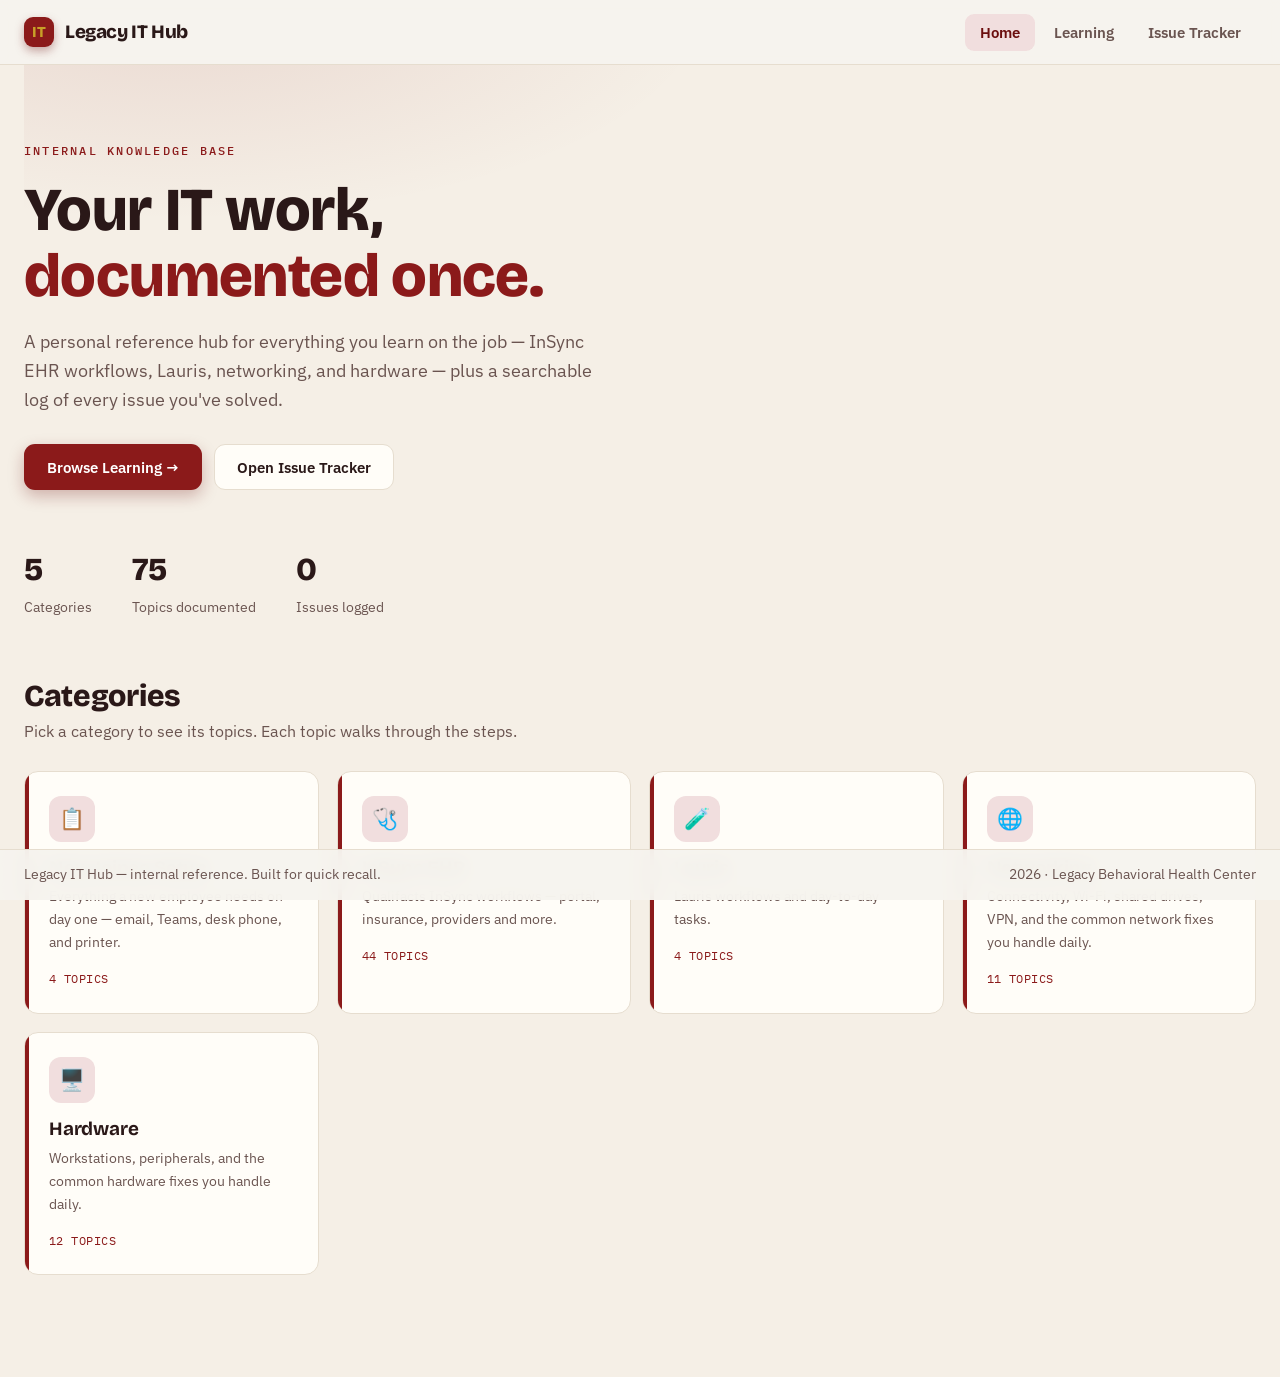
<file: index.html>
<!DOCTYPE html>
<html lang="en">
<head>
<meta charset="UTF-8">
<meta name="viewport" content="width=device-width, initial-scale=1.0">
<title>Legacy IT Hub</title>
<link rel="preconnect" href="https://fonts.googleapis.com">
<link rel="preconnect" href="https://fonts.gstatic.com" crossorigin>
<link href="https://fonts.googleapis.com/css2?family=Bricolage+Grotesque:opsz,wght@12..96,500;12..96,700;12..96,800&family=IBM+Plex+Sans:wght@400;500;600&family=IBM+Plex+Mono:wght@400;500&display=swap" rel="stylesheet">
<link rel="stylesheet" href="styles.css">
</head>
<body>

<header class="nav">
  <div class="nav-inner">
    <div class="brand" onclick="go('home')">
      <span class="mark">IT</span> Legacy IT Hub
    </div>
    <nav class="nav-links">
      <button data-nav="home" class="active" onclick="go('home')">Home</button>
      <button data-nav="learn" onclick="go('learn')">Learning</button>
      <button data-nav="tracker" onclick="go('tracker')">Issue Tracker</button>
    </nav>
  </div>
</header>

<!-- ================= HOME ================= -->
<section id="home" class="page show">
  <main>
    <div class="hero">
      <span class="eyebrow">Internal Knowledge Base</span>
      <h1>Your IT work, <em>documented once.</em></h1>
      <p>A personal reference hub for everything you learn on the job — InSync EHR workflows, Lauris, networking, and hardware — plus a searchable log of every issue you've solved.</p>
      <div class="hero-actions">
        <button class="btn btn-primary" onclick="go('learn')">Browse Learning &rarr;</button>
        <button class="btn btn-ghost" onclick="go('tracker')">Open Issue Tracker</button>
      </div>
      <div class="stat-row">
        <div class="stat"><div class="n" id="stat-cats">4</div><div class="l">Categories</div></div>
        <div class="stat"><div class="n" id="stat-topics">0</div><div class="l">Topics documented</div></div>
        <div class="stat"><div class="n" id="stat-issues">0</div><div class="l">Issues logged</div></div>
      </div>
    </div>

    <div class="sec-head">
      <h2>Categories</h2>
      <p>Pick a category to see its topics. Each topic walks through the steps.</p>
    </div>
    <div class="grid" id="home-cats"></div>
    <div style="height:50px"></div>
  </main>
</section>

<!-- ================= LEARNING ================= -->
<section id="learn" class="page">
  <main>
    <!-- Category grid view -->
    <div id="learn-cats-view">
      <div class="sec-head"><h2>Learning</h2><p>Choose a category to begin.</p></div>
      <div class="searchbar">
        <input id="topic-search" placeholder="Search every topic across all categories…" oninput="searchTopics(this.value)">
      </div>
      <div id="search-results" style="display:none"></div>
      <div class="grid" id="learn-cats"></div>
    </div>

    <!-- Topic view with sidebar -->
    <div id="learn-topic-view" style="display:none">
      <button class="topic-back" onclick="showCats()">&larr; All categories</button>
      <div class="learn-shell" id="learn-shell">
        <aside class="side">
          <div class="side-inner">
            <div class="side-top">
              <span class="side-cat" id="side-cat-name">Category</span>
              <button class="side-toggle" id="side-toggle" onclick="toggleSidebar()" title="Collapse / expand">&#9776;</button>
            </div>
            <ul id="side-list"></ul>
          </div>
        </aside>
        <article class="content" id="topic-content"></article>
      </div>
    </div>
  </main>
</section>

<!-- ================= TRACKER ================= -->
<section id="tracker" class="page">
  <main>
    <div class="sec-head"><h2>Issue Tracker</h2><p>Log a problem and its fix once — find it again in seconds.</p></div>
    <div class="tracker-grid">
      <div class="issue-form">
        <h3>Log a new issue</h3>
        <p class="sub">Saved in this browser so it stays here next time.</p>
        <div class="field"><label>Issue title</label><input id="f-title" placeholder="e.g. Facility defaults wrong on booking"></div>
        <div class="field"><label>Description</label><textarea id="f-desc" placeholder="What happened? What's the symptom?"></textarea></div>
        <div class="field"><label>Steps to fix / solution</label><textarea id="f-fix" placeholder="1. …&#10;2. …"></textarea></div>
        <div class="field"><label>Tag / category</label>
          <select id="f-tag">
            <option>InSync EHR</option><option>Lauris</option><option>Networking</option>
            <option>Hardware</option><option>Software</option><option>OS</option><option>Other</option>
          </select>
        </div>
        <button class="btn btn-primary" style="width:100%;justify-content:center" onclick="addIssue()">Save issue</button>
      </div>

      <div>
        <div class="searchbar">
          <input id="issue-search" placeholder="Search issues…" oninput="renderIssues()">
          <select id="issue-filter" onchange="renderIssues()">
            <option value="">All tags</option>
            <option>InSync EHR</option><option>Lauris</option><option>Networking</option>
            <option>Hardware</option><option>Software</option><option>OS</option><option>Other</option>
          </select>
        </div>
        <div class="issue-list" id="issue-list"></div>
      </div>
    </div>
  </main>
</section>

<footer>
  <div class="foot-inner">
    <span>Legacy IT Hub — internal reference. Built for quick recall.</span>
    <span id="foot-date"></span>
  </div>
</footer>


<!-- Content lives in data.js — edit that file to add topics. -->
<script src="data.js"></script>
<!-- App logic lives in app.js — rarely needs changes. -->
<script src="app.js"></script>
</body>
</html>
</file>
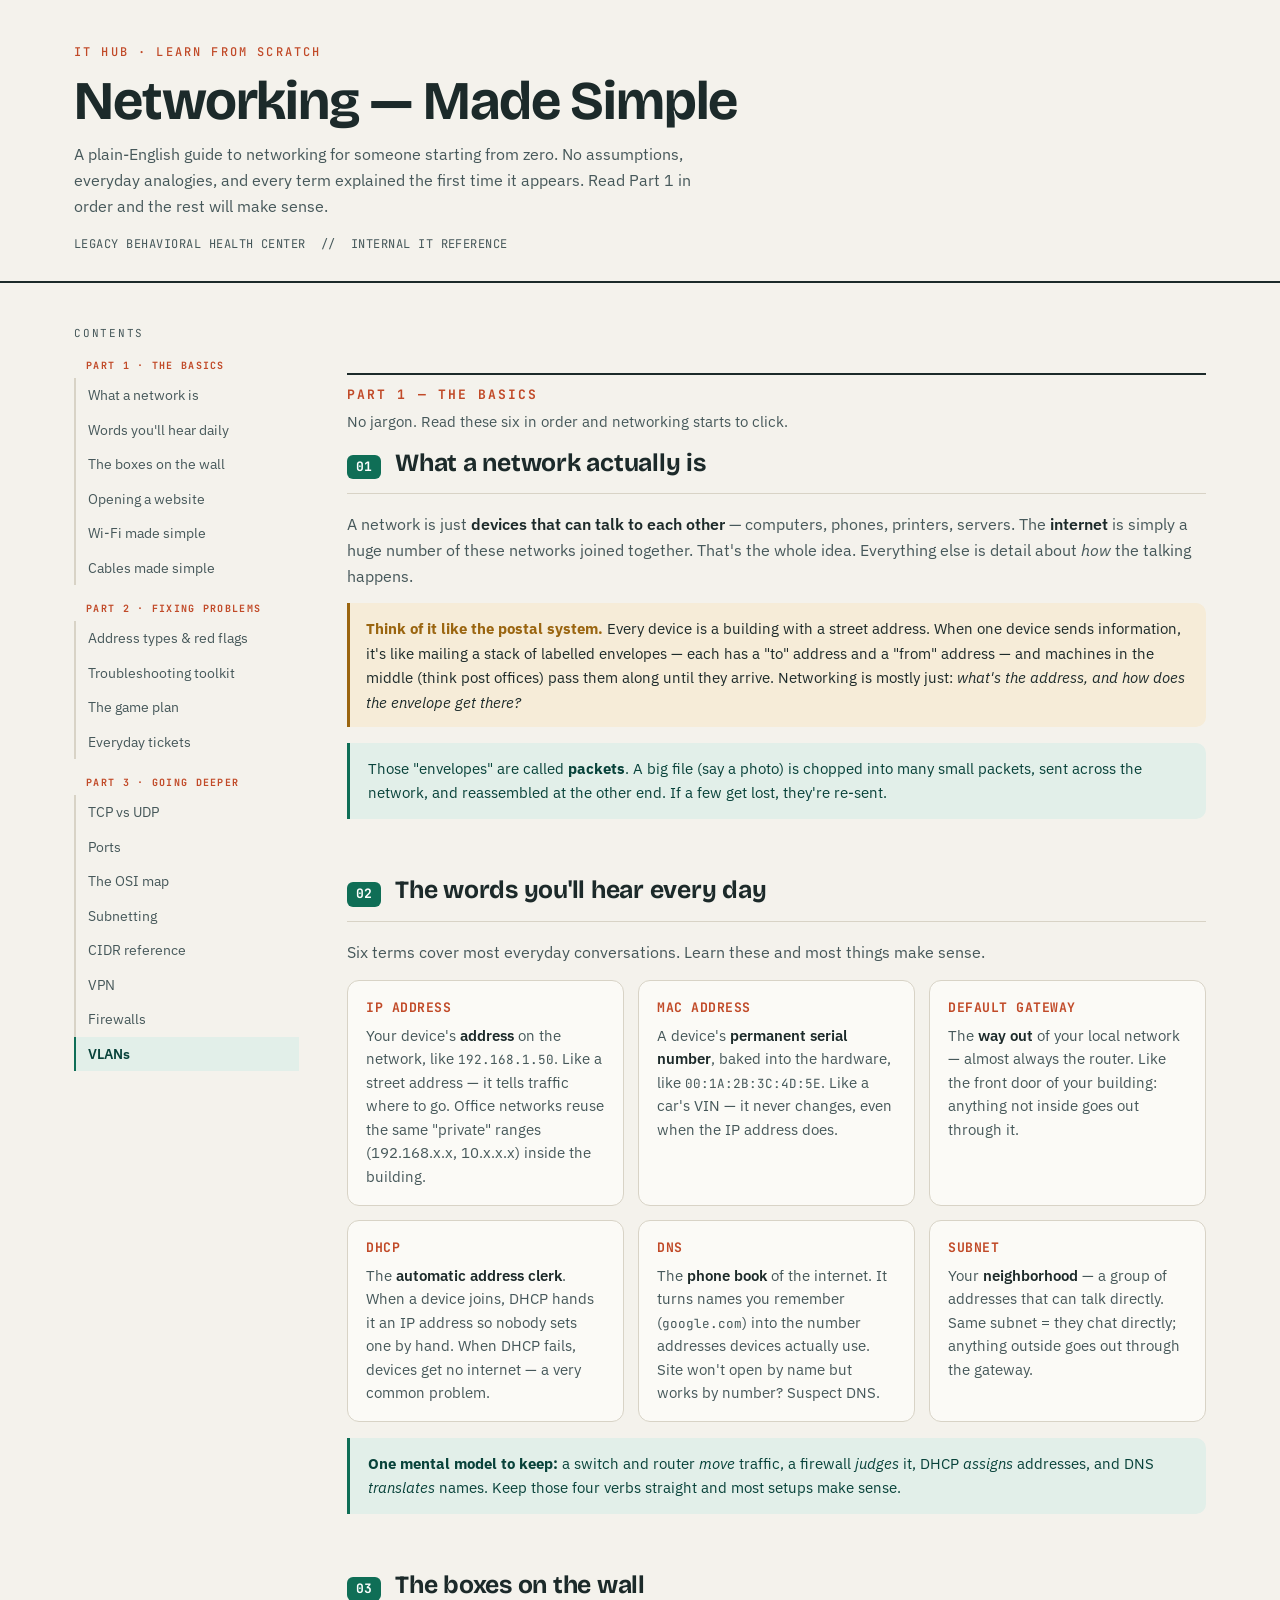
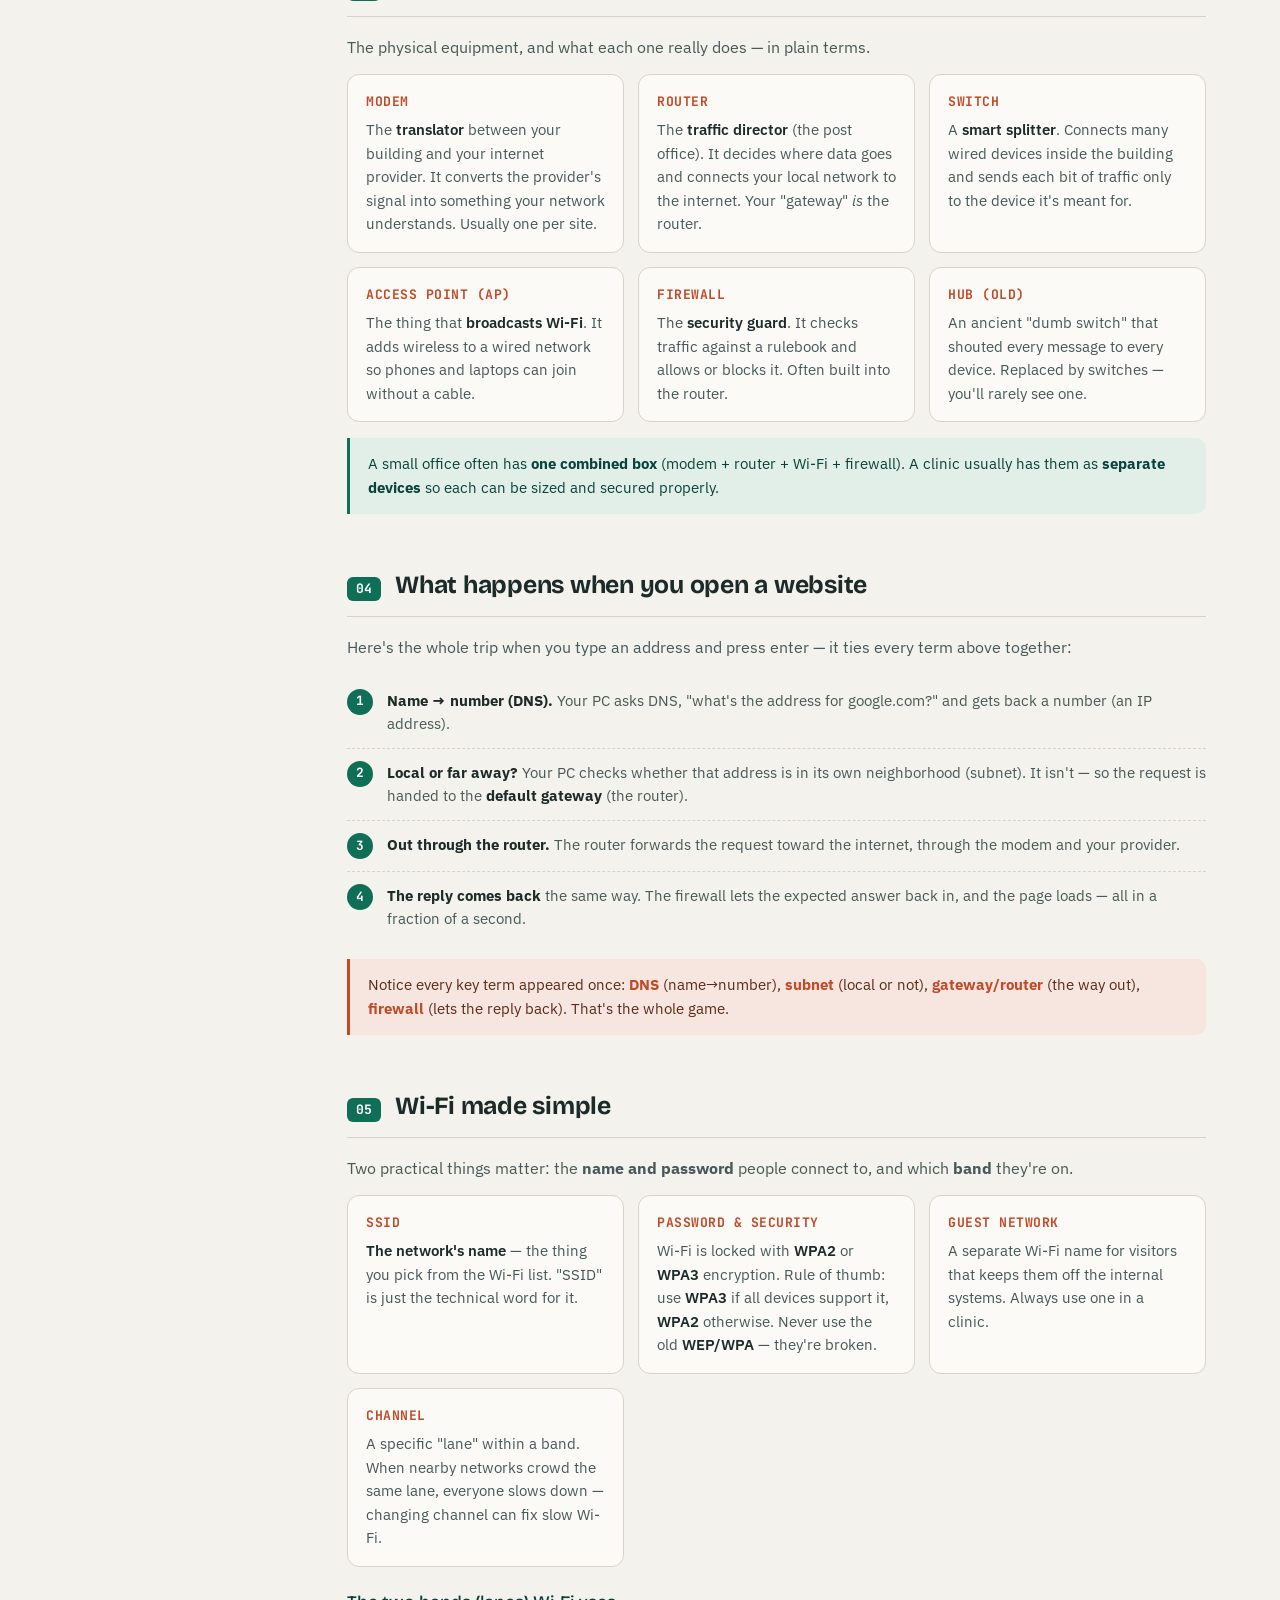
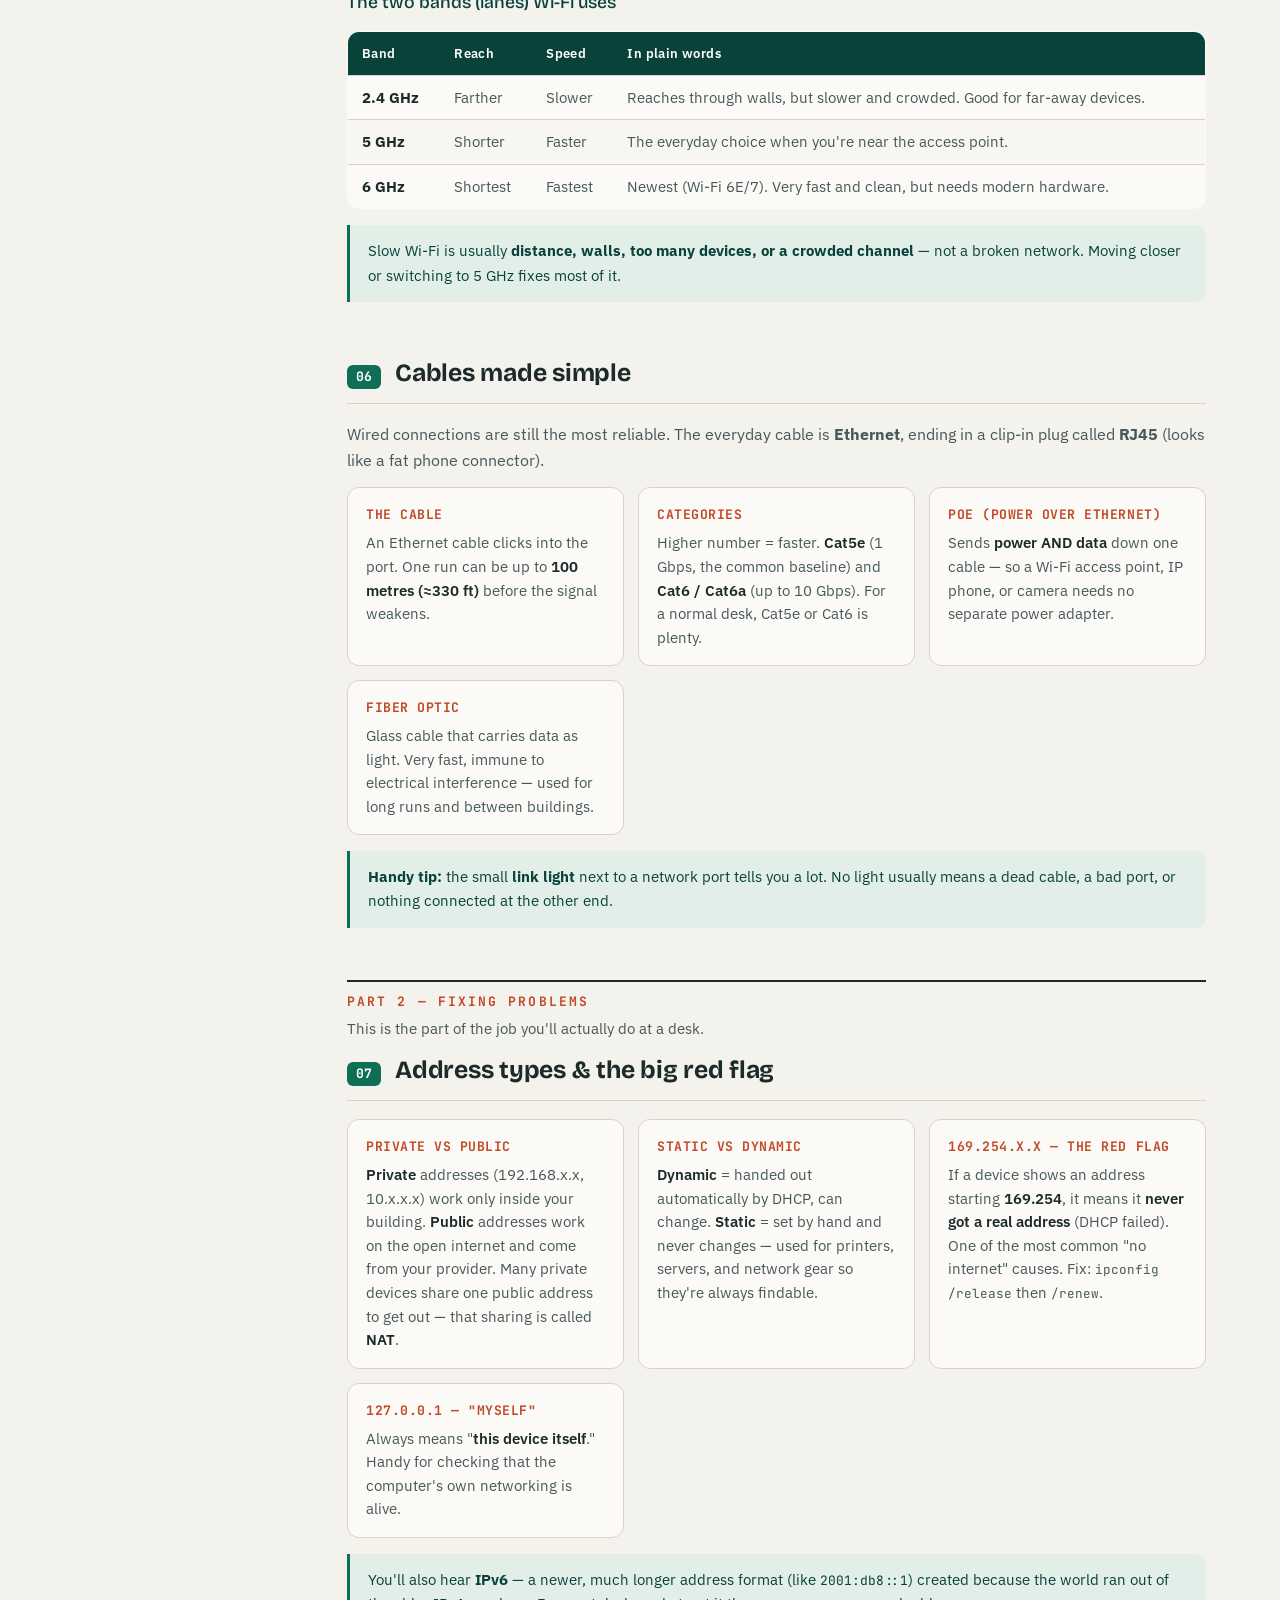
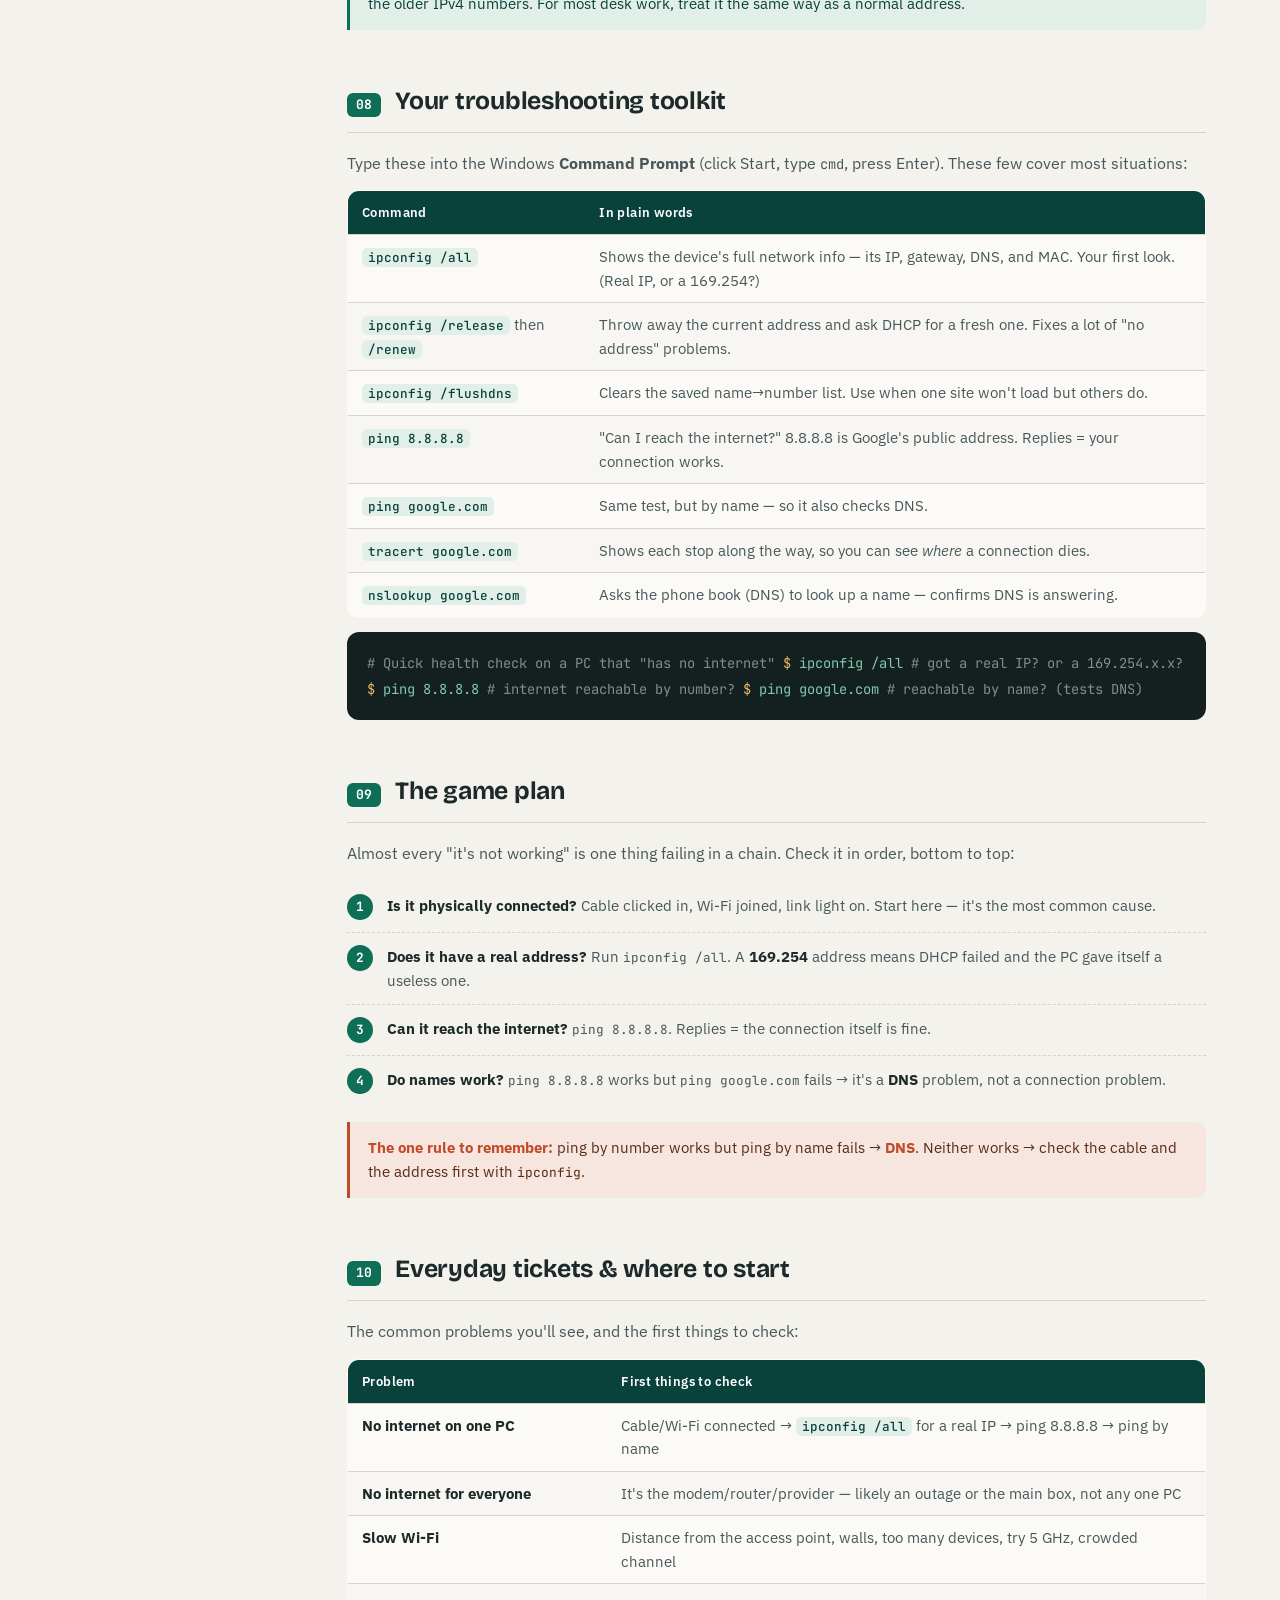
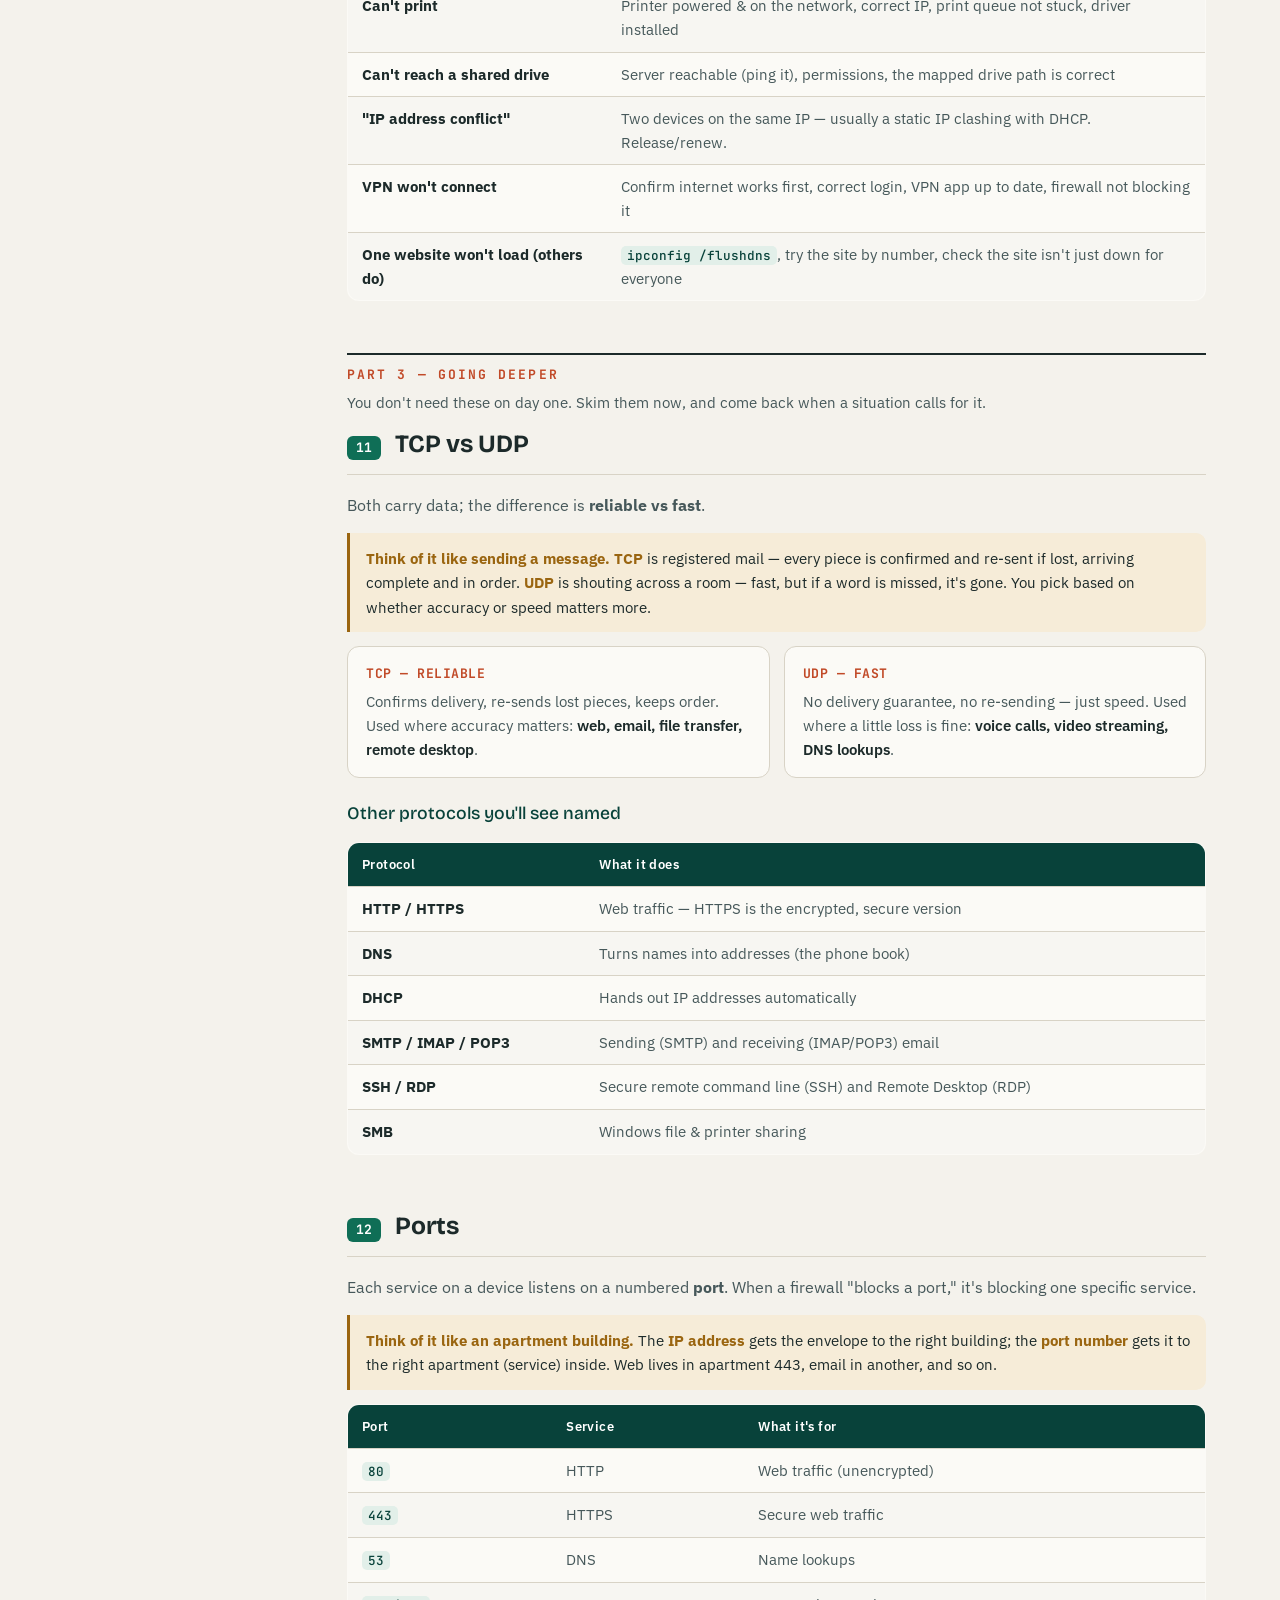
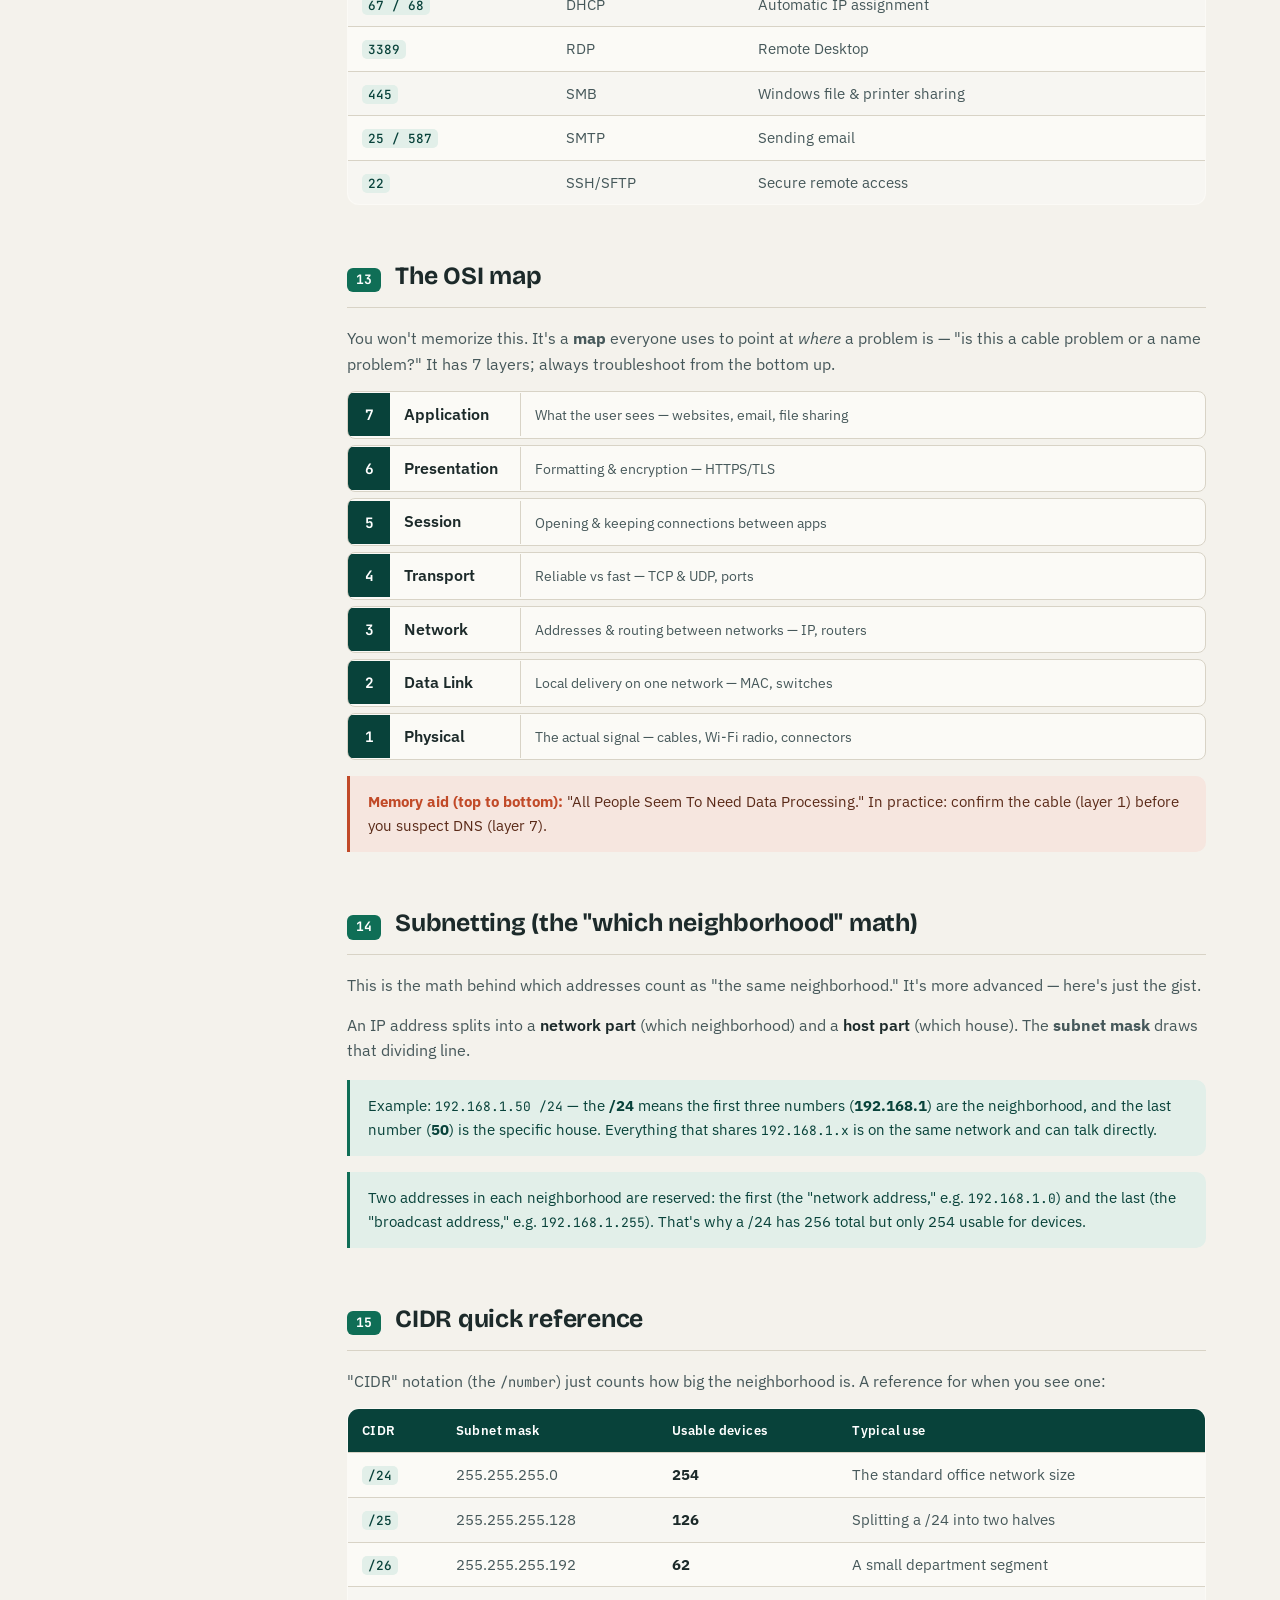
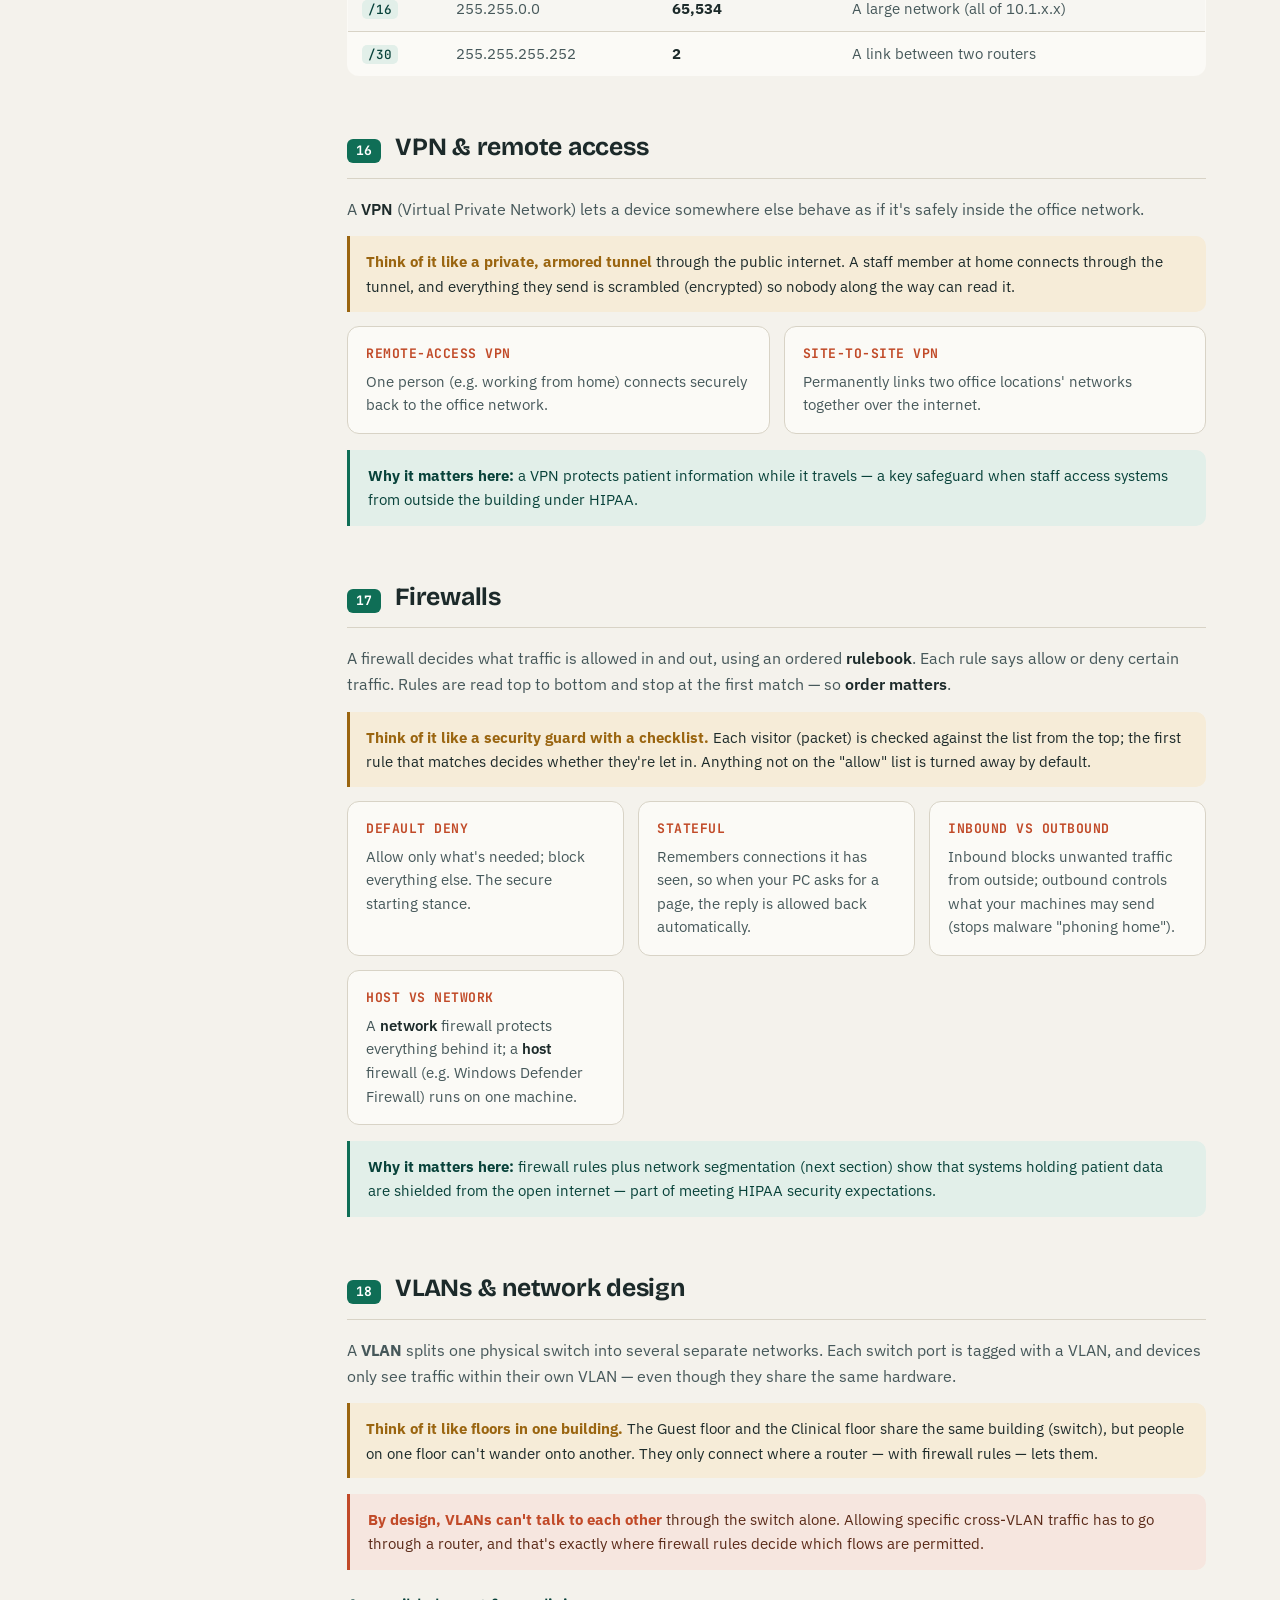
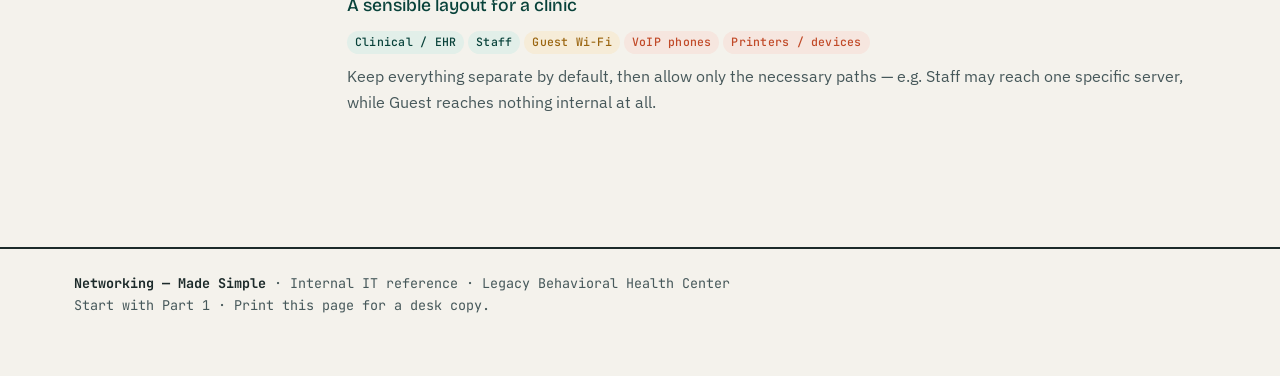
<file: networking-cheat-sheet.html>
<!DOCTYPE html>
<html lang="en">
<head>
<meta charset="UTF-8">
<meta name="viewport" content="width=device-width, initial-scale=1.0">
<title>Networking Cheat Sheet — IT Hub</title>
<link rel="preconnect" href="https://fonts.googleapis.com">
<link rel="preconnect" href="https://fonts.gstatic.com" crossorigin>
<link href="https://fonts.googleapis.com/css2?family=Bricolage+Grotesque:opsz,wght@12..96,500;12..96,700&family=IBM+Plex+Sans:wght@400;500;600&family=JetBrains+Mono:wght@400;500;700&display=swap" rel="stylesheet">
<style>
  :root{
    --paper:#f4f2ec;
    --card:#fbfaf6;
    --ink:#1c2a2a;
    --ink-soft:#46585a;
    --line:#d8d3c6;
    --teal:#0f6e56;
    --teal-deep:#08423a;
    --teal-wash:#e2efe9;
    --coral:#c14a28;
    --coral-wash:#f6e6df;
    --amber:#9a6510;
    --amber-wash:#f6ecd8;
    --term-bg:#13201f;
    --term-ink:#e8e4d8;
    --term-green:#7fcaab;
    --term-amber:#e8b864;
  }
  *{box-sizing:border-box;margin:0;padding:0}
  html{scroll-behavior:smooth}
  body{
    font-family:'IBM Plex Sans',sans-serif;
    background:var(--paper);
    color:var(--ink);
    line-height:1.6;
    background-image:radial-gradient(var(--line) 0.5px,transparent 0.5px);
    background-size:22px 22px;
  }
  .wrap{max-width:1180px;margin:0 auto;padding:0 24px}

  header.masthead{
    border-bottom:2px solid var(--ink);
    padding:38px 0 26px;
    margin-bottom:8px;
  }
  .eyebrow{
    font-family:'JetBrains Mono',monospace;
    font-size:12px;letter-spacing:.18em;text-transform:uppercase;
    color:var(--coral);font-weight:500;
  }
  h1{
    font-family:'Bricolage Grotesque',sans-serif;
    font-weight:700;
    font-size:clamp(2.2rem,5vw,3.4rem);
    line-height:1.02;letter-spacing:-.02em;
    margin:10px 0 12px;
  }
  .masthead p{color:var(--ink-soft);max-width:62ch;font-size:1.02rem}
  .masthead .org{
    font-family:'JetBrains Mono',monospace;font-size:12px;
    color:var(--ink-soft);margin-top:16px;letter-spacing:.04em;
  }

  .layout{display:grid;grid-template-columns:225px 1fr;gap:48px;padding:34px 0 80px}
  nav.toc{position:sticky;top:24px;align-self:start;height:max-content}
  nav.toc .label{
    font-family:'JetBrains Mono',monospace;font-size:11px;
    letter-spacing:.16em;text-transform:uppercase;color:var(--ink-soft);
    margin-bottom:12px;display:block;
  }
  nav.toc a{
    display:block;text-decoration:none;color:var(--ink-soft);
    padding:6px 12px;border-left:2px solid var(--line);
    font-size:.88rem;transition:all .15s;
  }
  nav.toc a:hover{color:var(--ink);border-left-color:var(--teal)}
  nav.toc a.active{color:var(--teal-deep);border-left-color:var(--teal);font-weight:600;background:var(--teal-wash)}

  section{margin-bottom:52px;scroll-margin-top:24px}
  .sec-head{display:flex;align-items:baseline;gap:14px;margin-bottom:18px;border-bottom:1px solid var(--line);padding-bottom:10px}
  .sec-num{
    font-family:'JetBrains Mono',monospace;font-size:13px;font-weight:700;
    color:#fff;background:var(--teal);border-radius:6px;
    padding:3px 9px;line-height:1.4;
  }
  h2{font-family:'Bricolage Grotesque',sans-serif;font-weight:700;font-size:1.55rem;letter-spacing:-.01em}
  h3{font-family:'Bricolage Grotesque',sans-serif;font-weight:500;font-size:1.1rem;margin:22px 0 8px;color:var(--teal-deep)}
  p.lead{color:var(--ink-soft);margin-bottom:14px}
  strong{font-weight:600;color:var(--ink)}

  .grid2{display:grid;grid-template-columns:repeat(auto-fit,minmax(240px,1fr));gap:14px;margin:14px 0}
  .card{
    background:var(--card);border:1px solid var(--line);
    border-radius:12px;padding:16px 18px;
  }
  .card h4{font-family:'JetBrains Mono',monospace;font-size:.82rem;letter-spacing:.04em;color:var(--coral);text-transform:uppercase;margin-bottom:6px;font-weight:700}
  .card p{font-size:.92rem;color:var(--ink-soft)}
  .card p b{color:var(--ink);font-weight:600}

  table{width:100%;border-collapse:collapse;margin:14px 0;background:var(--card);border:1px solid var(--line);border-radius:12px;overflow:hidden;font-size:.92rem}
  th{background:var(--teal-deep);color:#fff;text-align:left;padding:11px 14px;font-weight:600;font-size:.82rem;letter-spacing:.03em}
  td{padding:10px 14px;border-top:1px solid var(--line);color:var(--ink-soft);vertical-align:top}
  td b{color:var(--ink)}
  tr:nth-child(even) td{background:rgba(0,0,0,0.015)}
  code,.mono{font-family:'JetBrains Mono',monospace;font-size:.86em}
  td code{background:var(--teal-wash);color:var(--teal-deep);padding:1px 6px;border-radius:5px;font-weight:500}

  .term{
    background:var(--term-bg);border-radius:12px;padding:18px 20px;margin:14px 0;
    font-family:'JetBrains Mono',monospace;font-size:.86rem;line-height:1.9;
    color:var(--term-ink);overflow-x:auto;
  }
  .term .cmt{color:#7f8f86}
  .term .c{color:var(--term-green)}
  .term .c::before{content:"$ ";color:var(--term-amber)}

  .callout{
    border-left:3px solid var(--coral);background:var(--coral-wash);
    padding:14px 18px;border-radius:0 10px 10px 0;margin:16px 0;font-size:.94rem;color:#5a2a18;
  }
  .callout b{color:var(--coral)}
  .note{
    border-left:3px solid var(--teal);background:var(--teal-wash);
    padding:14px 18px;border-radius:0 10px 10px 0;margin:16px 0;font-size:.94rem;color:var(--teal-deep);
  }

  .flow{display:flex;flex-direction:column;gap:0;margin:16px 0}
  .flow-step{display:flex;gap:14px;align-items:flex-start;padding:12px 0;border-bottom:1px dashed var(--line)}
  .flow-step:last-child{border-bottom:none}
  .flow-q{font-family:'JetBrains Mono',monospace;font-weight:700;color:#fff;background:var(--teal);min-width:26px;height:26px;border-radius:50%;display:flex;align-items:center;justify-content:center;font-size:.8rem;flex-shrink:0}
  .flow-step div p{font-size:.92rem;color:var(--ink-soft)}
  .flow-step div p b{color:var(--ink)}

  .tag{display:inline-block;font-family:'JetBrains Mono',monospace;font-size:.72rem;padding:2px 8px;border-radius:20px;font-weight:500;letter-spacing:.02em}
  .tag.teal{background:var(--teal-wash);color:var(--teal-deep)}
  .tag.amber{background:var(--amber-wash);color:var(--amber)}
  .tag.coral{background:var(--coral-wash);color:var(--coral)}

  .layer{display:flex;align-items:center;gap:0;border:1px solid var(--line);border-radius:8px;overflow:hidden;margin-bottom:6px;background:var(--card)}
  .layer .lnum{background:var(--teal-deep);color:#fff;font-family:'JetBrains Mono',monospace;font-weight:700;padding:10px 14px;min-width:42px;text-align:center;font-size:.9rem}
  .layer .lname{font-weight:600;padding:10px 14px;min-width:130px}
  .layer .lex{padding:10px 14px;color:var(--ink-soft);font-size:.9rem;border-left:1px solid var(--line)}

  footer{border-top:2px solid var(--ink);padding:24px 0 60px;color:var(--ink-soft);font-size:.84rem;font-family:'JetBrains Mono',monospace}
  footer b{color:var(--ink)}

  @media(max-width:860px){
    .layout{grid-template-columns:1fr;gap:0}
    nav.toc{position:static;margin-bottom:30px;border-bottom:1px solid var(--line);padding-bottom:16px}
    nav.toc .links{display:flex;flex-wrap:wrap;gap:6px}
    nav.toc a{border-left:none;border:1px solid var(--line);border-radius:20px;padding:5px 12px;font-size:.8rem}
    nav.toc a.active{background:var(--teal);color:#fff;border-color:var(--teal)}
    .layer{flex-wrap:wrap}
    .layer .lex{border-left:none;width:100%}
  }
  @media print{
    body{background:#fff;color:#000}
    nav.toc{display:none}
    .layout{grid-template-columns:1fr;padding-top:0}
    section{page-break-inside:avoid}
    .term{background:#f0f0f0;color:#000;border:1px solid #999}
    .term .c,.term .cmt{color:#333}
    .term .c::before{color:#333}
    header.masthead{padding-top:0}
  }

  .part{margin:48px 0 10px;padding-top:10px;border-top:2px solid var(--ink)}
  .part-label{font-family:'JetBrains Mono',monospace;font-size:13px;letter-spacing:.16em;text-transform:uppercase;color:var(--coral);font-weight:700;display:block}
  .part-sub{color:var(--ink-soft);font-size:.95rem;margin-top:4px}
  .analogy{background:var(--amber-wash);border-left:3px solid var(--amber);border-radius:0 10px 10px 0;padding:13px 16px;margin:14px 0;font-size:.96rem}
  .analogy b{color:var(--amber)}
  .toc-part{display:block;font-family:'JetBrains Mono',monospace;font-size:10px;letter-spacing:.13em;text-transform:uppercase;color:var(--coral);margin:16px 0 4px;padding-left:12px;font-weight:700}
  nav.toc a:first-of-type{margin-top:0}
</style>
</head>
<body>

<header class="masthead">
  <div class="wrap">
    <span class="eyebrow">IT Hub · Learn from scratch</span>
    <h1>Networking — Made Simple</h1>
    <p>A plain-English guide to networking for someone starting from zero. No assumptions, everyday analogies, and every term explained the first time it appears. Read Part 1 in order and the rest will make sense.</p>
    <div class="org">LEGACY BEHAVIORAL HEALTH CENTER &nbsp;//&nbsp; INTERNAL IT REFERENCE</div>
  </div>
</header>

<div class="wrap">
<div class="layout">

  <nav class="toc">
    <span class="label">Contents</span>
    <div class="links">
      <span class="toc-part">Part 1 · The basics</span>
      <a href="#whatis">What a network is</a>
      <a href="#words">Words you'll hear daily</a>
      <a href="#boxes">The boxes on the wall</a>
      <a href="#journey">Opening a website</a>
      <a href="#wifi">Wi-Fi made simple</a>
      <a href="#cables">Cables made simple</a>
      <span class="toc-part">Part 2 · Fixing problems</span>
      <a href="#iptypes">Address types &amp; red flags</a>
      <a href="#commands">Troubleshooting toolkit</a>
      <a href="#diagnose">The game plan</a>
      <a href="#helpdesk">Everyday tickets</a>
      <span class="toc-part">Part 3 · Going deeper</span>
      <a href="#protocols">TCP vs UDP</a>
      <a href="#ports">Ports</a>
      <a href="#osi">The OSI map</a>
      <a href="#subnetting">Subnetting</a>
      <a href="#cidr">CIDR reference</a>
      <a href="#vpn">VPN</a>
      <a href="#firewall">Firewalls</a>
      <a href="#vlan">VLANs</a>
    </div>
  </nav>

  <main>

    <div class="part"><span class="part-label">Part 1 — The basics</span><p class="part-sub">No jargon. Read these six in order and networking starts to click.</p></div>

    <section id="whatis">
      <div class="sec-head"><span class="sec-num">01</span><h2>What a network actually is</h2></div>
      <p class="lead">A network is just <strong>devices that can talk to each other</strong> — computers, phones, printers, servers. The <strong>internet</strong> is simply a huge number of these networks joined together. That's the whole idea. Everything else is detail about <i>how</i> the talking happens.</p>
      <div class="analogy"><b>Think of it like the postal system.</b> Every device is a building with a street address. When one device sends information, it's like mailing a stack of labelled envelopes — each has a "to" address and a "from" address — and machines in the middle (think post offices) pass them along until they arrive. Networking is mostly just: <i>what's the address, and how does the envelope get there?</i></div>
      <div class="note">Those "envelopes" are called <b>packets</b>. A big file (say a photo) is chopped into many small packets, sent across the network, and reassembled at the other end. If a few get lost, they're re-sent.</div>
    </section>

    <section id="words">
      <div class="sec-head"><span class="sec-num">02</span><h2>The words you'll hear every day</h2></div>
      <p class="lead">Six terms cover most everyday conversations. Learn these and most things make sense.</p>
      <div class="grid2">
        <div class="card"><h4>IP address</h4><p>Your device's <b>address</b> on the network, like <code>192.168.1.50</code>. Like a street address — it tells traffic where to go. Office networks reuse the same "private" ranges (192.168.x.x, 10.x.x.x) inside the building.</p></div>
        <div class="card"><h4>MAC address</h4><p>A device's <b>permanent serial number</b>, baked into the hardware, like <code>00:1A:2B:3C:4D:5E</code>. Like a car's VIN — it never changes, even when the IP address does.</p></div>
        <div class="card"><h4>Default gateway</h4><p>The <b>way out</b> of your local network — almost always the router. Like the front door of your building: anything not inside goes out through it.</p></div>
        <div class="card"><h4>DHCP</h4><p>The <b>automatic address clerk</b>. When a device joins, DHCP hands it an IP address so nobody sets one by hand. When DHCP fails, devices get no internet — a very common problem.</p></div>
        <div class="card"><h4>DNS</h4><p>The <b>phone book</b> of the internet. It turns names you remember (<code>google.com</code>) into the number addresses devices actually use. Site won't open by name but works by number? Suspect DNS.</p></div>
        <div class="card"><h4>Subnet</h4><p>Your <b>neighborhood</b> — a group of addresses that can talk directly. Same subnet = they chat directly; anything outside goes out through the gateway.</p></div>
      </div>
      <div class="note"><b>One mental model to keep:</b> a switch and router <i>move</i> traffic, a firewall <i>judges</i> it, DHCP <i>assigns</i> addresses, and DNS <i>translates</i> names. Keep those four verbs straight and most setups make sense.</div>
    </section>

    <section id="boxes">
      <div class="sec-head"><span class="sec-num">03</span><h2>The boxes on the wall</h2></div>
      <p class="lead">The physical equipment, and what each one really does — in plain terms.</p>
      <div class="grid2">
        <div class="card"><h4>Modem</h4><p>The <b>translator</b> between your building and your internet provider. It converts the provider's signal into something your network understands. Usually one per site.</p></div>
        <div class="card"><h4>Router</h4><p>The <b>traffic director</b> (the post office). It decides where data goes and connects your local network to the internet. Your "gateway" <i>is</i> the router.</p></div>
        <div class="card"><h4>Switch</h4><p>A <b>smart splitter</b>. Connects many wired devices inside the building and sends each bit of traffic only to the device it's meant for.</p></div>
        <div class="card"><h4>Access Point (AP)</h4><p>The thing that <b>broadcasts Wi-Fi</b>. It adds wireless to a wired network so phones and laptops can join without a cable.</p></div>
        <div class="card"><h4>Firewall</h4><p>The <b>security guard</b>. It checks traffic against a rulebook and allows or blocks it. Often built into the router.</p></div>
        <div class="card"><h4>Hub (old)</h4><p>An ancient "dumb switch" that shouted every message to every device. Replaced by switches — you'll rarely see one.</p></div>
      </div>
      <div class="note">A small office often has <b>one combined box</b> (modem + router + Wi-Fi + firewall). A clinic usually has them as <b>separate devices</b> so each can be sized and secured properly.</div>
    </section>

    <section id="journey">
      <div class="sec-head"><span class="sec-num">04</span><h2>What happens when you open a website</h2></div>
      <p class="lead">Here's the whole trip when you type an address and press enter — it ties every term above together:</p>
      <div class="flow">
        <div class="flow-step"><span class="flow-q">1</span><div><p><b>Name &rarr; number (DNS).</b> Your PC asks DNS, "what's the address for google.com?" and gets back a number (an IP address).</p></div></div>
        <div class="flow-step"><span class="flow-q">2</span><div><p><b>Local or far away?</b> Your PC checks whether that address is in its own neighborhood (subnet). It isn't — so the request is handed to the <b>default gateway</b> (the router).</p></div></div>
        <div class="flow-step"><span class="flow-q">3</span><div><p><b>Out through the router.</b> The router forwards the request toward the internet, through the modem and your provider.</p></div></div>
        <div class="flow-step"><span class="flow-q">4</span><div><p><b>The reply comes back</b> the same way. The firewall lets the expected answer back in, and the page loads — all in a fraction of a second.</p></div></div>
      </div>
      <div class="callout">Notice every key term appeared once: <b>DNS</b> (name&rarr;number), <b>subnet</b> (local or not), <b>gateway/router</b> (the way out), <b>firewall</b> (lets the reply back). That's the whole game.</div>
    </section>

    <section id="wifi">
      <div class="sec-head"><span class="sec-num">05</span><h2>Wi-Fi made simple</h2></div>
      <p class="lead">Two practical things matter: the <b>name and password</b> people connect to, and which <b>band</b> they're on.</p>
      <div class="grid2">
        <div class="card"><h4>SSID</h4><p><b>The network's name</b> — the thing you pick from the Wi-Fi list. "SSID" is just the technical word for it.</p></div>
        <div class="card"><h4>Password &amp; security</h4><p>Wi-Fi is locked with <b>WPA2</b> or <b>WPA3</b> encryption. Rule of thumb: use <b>WPA3</b> if all devices support it, <b>WPA2</b> otherwise. Never use the old <b>WEP/WPA</b> — they're broken.</p></div>
        <div class="card"><h4>Guest network</h4><p>A separate Wi-Fi name for visitors that keeps them off the internal systems. Always use one in a clinic.</p></div>
        <div class="card"><h4>Channel</h4><p>A specific "lane" within a band. When nearby networks crowd the same lane, everyone slows down — changing channel can fix slow Wi-Fi.</p></div>
      </div>
      <h3>The two bands (lanes) Wi-Fi uses</h3>
      <table>
        <thead><tr><th>Band</th><th>Reach</th><th>Speed</th><th>In plain words</th></tr></thead>
        <tbody>
          <tr><td><b>2.4 GHz</b></td><td>Farther</td><td>Slower</td><td>Reaches through walls, but slower and crowded. Good for far-away devices.</td></tr>
          <tr><td><b>5 GHz</b></td><td>Shorter</td><td>Faster</td><td>The everyday choice when you're near the access point.</td></tr>
          <tr><td><b>6 GHz</b></td><td>Shortest</td><td>Fastest</td><td>Newest (Wi-Fi 6E/7). Very fast and clean, but needs modern hardware.</td></tr>
        </tbody>
      </table>
      <div class="note">Slow Wi-Fi is usually <b>distance, walls, too many devices, or a crowded channel</b> — not a broken network. Moving closer or switching to 5 GHz fixes most of it.</div>
    </section>

    <section id="cables">
      <div class="sec-head"><span class="sec-num">06</span><h2>Cables made simple</h2></div>
      <p class="lead">Wired connections are still the most reliable. The everyday cable is <b>Ethernet</b>, ending in a clip-in plug called <b>RJ45</b> (looks like a fat phone connector).</p>
      <div class="grid2">
        <div class="card"><h4>The cable</h4><p>An Ethernet cable clicks into the port. One run can be up to <b>100 metres (≈330 ft)</b> before the signal weakens.</p></div>
        <div class="card"><h4>Categories</h4><p>Higher number = faster. <b>Cat5e</b> (1 Gbps, the common baseline) and <b>Cat6 / Cat6a</b> (up to 10 Gbps). For a normal desk, Cat5e or Cat6 is plenty.</p></div>
        <div class="card"><h4>PoE (Power over Ethernet)</h4><p>Sends <b>power AND data</b> down one cable — so a Wi-Fi access point, IP phone, or camera needs no separate power adapter.</p></div>
        <div class="card"><h4>Fiber optic</h4><p>Glass cable that carries data as light. Very fast, immune to electrical interference — used for long runs and between buildings.</p></div>
      </div>
      <div class="note"><b>Handy tip:</b> the small <b>link light</b> next to a network port tells you a lot. No light usually means a dead cable, a bad port, or nothing connected at the other end.</div>
    </section>

    <div class="part"><span class="part-label">Part 2 — Fixing problems</span><p class="part-sub">This is the part of the job you'll actually do at a desk.</p></div>

    <section id="iptypes">
      <div class="sec-head"><span class="sec-num">07</span><h2>Address types &amp; the big red flag</h2></div>
      <div class="grid2">
        <div class="card"><h4>Private vs public</h4><p><b>Private</b> addresses (192.168.x.x, 10.x.x.x) work only inside your building. <b>Public</b> addresses work on the open internet and come from your provider. Many private devices share one public address to get out — that sharing is called <b>NAT</b>.</p></div>
        <div class="card"><h4>Static vs dynamic</h4><p><b>Dynamic</b> = handed out automatically by DHCP, can change. <b>Static</b> = set by hand and never changes — used for printers, servers, and network gear so they're always findable.</p></div>
        <div class="card"><h4>169.254.x.x — the red flag</h4><p>If a device shows an address starting <b>169.254</b>, it means it <b>never got a real address</b> (DHCP failed). One of the most common "no internet" causes. Fix: <code>ipconfig /release</code> then <code>/renew</code>.</p></div>
        <div class="card"><h4>127.0.0.1 — "myself"</h4><p>Always means "<b>this device itself</b>." Handy for checking that the computer's own networking is alive.</p></div>
      </div>
      <div class="note">You'll also hear <b>IPv6</b> — a newer, much longer address format (like <code>2001:db8::1</code>) created because the world ran out of the older IPv4 numbers. For most desk work, treat it the same way as a normal address.</div>
    </section>

    <section id="commands">
      <div class="sec-head"><span class="sec-num">08</span><h2>Your troubleshooting toolkit</h2></div>
      <p class="lead">Type these into the Windows <b>Command Prompt</b> (click Start, type <code>cmd</code>, press Enter). These few cover most situations:</p>
      <table>
        <thead><tr><th>Command</th><th>In plain words</th></tr></thead>
        <tbody>
          <tr><td><code>ipconfig /all</code></td><td>Shows the device's full network info — its IP, gateway, DNS, and MAC. Your first look. (Real IP, or a 169.254?)</td></tr>
          <tr><td><code>ipconfig /release</code> then <code>/renew</code></td><td>Throw away the current address and ask DHCP for a fresh one. Fixes a lot of "no address" problems.</td></tr>
          <tr><td><code>ipconfig /flushdns</code></td><td>Clears the saved name&rarr;number list. Use when one site won't load but others do.</td></tr>
          <tr><td><code>ping 8.8.8.8</code></td><td>"Can I reach the internet?" 8.8.8.8 is Google's public address. Replies = your connection works.</td></tr>
          <tr><td><code>ping google.com</code></td><td>Same test, but by name — so it also checks DNS.</td></tr>
          <tr><td><code>tracert google.com</code></td><td>Shows each stop along the way, so you can see <i>where</i> a connection dies.</td></tr>
          <tr><td><code>nslookup google.com</code></td><td>Asks the phone book (DNS) to look up a name — confirms DNS is answering.</td></tr>
        </tbody>
      </table>
      <div class="term">
<span class="cmt"># Quick health check on a PC that "has no internet"</span>
<span class="c">ipconfig /all</span>      <span class="cmt"># got a real IP? or a 169.254.x.x?</span>
<span class="c">ping 8.8.8.8</span>      <span class="cmt"># internet reachable by number?</span>
<span class="c">ping google.com</span>  <span class="cmt"># reachable by name? (tests DNS)</span>
      </div>
    </section>

    <section id="diagnose">
      <div class="sec-head"><span class="sec-num">09</span><h2>The game plan</h2></div>
      <p class="lead">Almost every "it's not working" is one thing failing in a chain. Check it in order, bottom to top:</p>
      <div class="flow">
        <div class="flow-step"><span class="flow-q">1</span><div><p><b>Is it physically connected?</b> Cable clicked in, Wi-Fi joined, link light on. Start here — it's the most common cause.</p></div></div>
        <div class="flow-step"><span class="flow-q">2</span><div><p><b>Does it have a real address?</b> Run <code>ipconfig /all</code>. A <b>169.254</b> address means DHCP failed and the PC gave itself a useless one.</p></div></div>
        <div class="flow-step"><span class="flow-q">3</span><div><p><b>Can it reach the internet?</b> <code>ping 8.8.8.8</code>. Replies = the connection itself is fine.</p></div></div>
        <div class="flow-step"><span class="flow-q">4</span><div><p><b>Do names work?</b> <code>ping 8.8.8.8</code> works but <code>ping google.com</code> fails &rarr; it's a <b>DNS</b> problem, not a connection problem.</p></div></div>
      </div>
      <div class="callout"><b>The one rule to remember:</b> ping by number works but ping by name fails &rarr; <b>DNS</b>. Neither works &rarr; check the cable and the address first with <code>ipconfig</code>.</div>
    </section>

    <section id="helpdesk">
      <div class="sec-head"><span class="sec-num">10</span><h2>Everyday tickets &amp; where to start</h2></div>
      <p class="lead">The common problems you'll see, and the first things to check:</p>
      <table>
        <thead><tr><th>Problem</th><th>First things to check</th></tr></thead>
        <tbody>
          <tr><td><b>No internet on one PC</b></td><td>Cable/Wi-Fi connected &rarr; <code>ipconfig /all</code> for a real IP &rarr; ping 8.8.8.8 &rarr; ping by name</td></tr>
          <tr><td><b>No internet for everyone</b></td><td>It's the modem/router/provider — likely an outage or the main box, not any one PC</td></tr>
          <tr><td><b>Slow Wi-Fi</b></td><td>Distance from the access point, walls, too many devices, try 5 GHz, crowded channel</td></tr>
          <tr><td><b>Can't print</b></td><td>Printer powered &amp; on the network, correct IP, print queue not stuck, driver installed</td></tr>
          <tr><td><b>Can't reach a shared drive</b></td><td>Server reachable (ping it), permissions, the mapped drive path is correct</td></tr>
          <tr><td><b>"IP address conflict"</b></td><td>Two devices on the same IP — usually a static IP clashing with DHCP. Release/renew.</td></tr>
          <tr><td><b>VPN won't connect</b></td><td>Confirm internet works first, correct login, VPN app up to date, firewall not blocking it</td></tr>
          <tr><td><b>One website won't load (others do)</b></td><td><code>ipconfig /flushdns</code>, try the site by number, check the site isn't just down for everyone</td></tr>
        </tbody>
      </table>
    </section>

    <div class="part"><span class="part-label">Part 3 — Going deeper</span><p class="part-sub">You don't need these on day one. Skim them now, and come back when a situation calls for it.</p></div>

    <section id="protocols">
      <div class="sec-head"><span class="sec-num">11</span><h2>TCP vs UDP</h2></div>
      <p class="lead">Both carry data; the difference is <b>reliable vs fast</b>.</p>
      <div class="analogy"><b>Think of it like sending a message.</b> <b>TCP</b> is registered mail — every piece is confirmed and re-sent if lost, arriving complete and in order. <b>UDP</b> is shouting across a room — fast, but if a word is missed, it's gone. You pick based on whether accuracy or speed matters more.</div>
      <div class="grid2">
        <div class="card"><h4>TCP — reliable</h4><p>Confirms delivery, re-sends lost pieces, keeps order. Used where accuracy matters: <b>web, email, file transfer, remote desktop</b>.</p></div>
        <div class="card"><h4>UDP — fast</h4><p>No delivery guarantee, no re-sending — just speed. Used where a little loss is fine: <b>voice calls, video streaming, DNS lookups</b>.</p></div>
      </div>
      <h3>Other protocols you'll see named</h3>
      <table>
        <thead><tr><th>Protocol</th><th>What it does</th></tr></thead>
        <tbody>
          <tr><td><b>HTTP / HTTPS</b></td><td>Web traffic — HTTPS is the encrypted, secure version</td></tr>
          <tr><td><b>DNS</b></td><td>Turns names into addresses (the phone book)</td></tr>
          <tr><td><b>DHCP</b></td><td>Hands out IP addresses automatically</td></tr>
          <tr><td><b>SMTP / IMAP / POP3</b></td><td>Sending (SMTP) and receiving (IMAP/POP3) email</td></tr>
          <tr><td><b>SSH / RDP</b></td><td>Secure remote command line (SSH) and Remote Desktop (RDP)</td></tr>
          <tr><td><b>SMB</b></td><td>Windows file &amp; printer sharing</td></tr>
        </tbody>
      </table>
    </section>

    <section id="ports">
      <div class="sec-head"><span class="sec-num">12</span><h2>Ports</h2></div>
      <p class="lead">Each service on a device listens on a numbered <b>port</b>. When a firewall "blocks a port," it's blocking one specific service.</p>
      <div class="analogy"><b>Think of it like an apartment building.</b> The <b>IP address</b> gets the envelope to the right building; the <b>port number</b> gets it to the right apartment (service) inside. Web lives in apartment 443, email in another, and so on.</div>
      <table>
        <thead><tr><th>Port</th><th>Service</th><th>What it's for</th></tr></thead>
        <tbody>
          <tr><td><code>80</code></td><td>HTTP</td><td>Web traffic (unencrypted)</td></tr>
          <tr><td><code>443</code></td><td>HTTPS</td><td>Secure web traffic</td></tr>
          <tr><td><code>53</code></td><td>DNS</td><td>Name lookups</td></tr>
          <tr><td><code>67 / 68</code></td><td>DHCP</td><td>Automatic IP assignment</td></tr>
          <tr><td><code>3389</code></td><td>RDP</td><td>Remote Desktop</td></tr>
          <tr><td><code>445</code></td><td>SMB</td><td>Windows file &amp; printer sharing</td></tr>
          <tr><td><code>25 / 587</code></td><td>SMTP</td><td>Sending email</td></tr>
          <tr><td><code>22</code></td><td>SSH/SFTP</td><td>Secure remote access</td></tr>
        </tbody>
      </table>
    </section>

    <section id="osi">
      <div class="sec-head"><span class="sec-num">13</span><h2>The OSI map</h2></div>
      <p class="lead">You won't memorize this. It's a <b>map</b> everyone uses to point at <i>where</i> a problem is — "is this a cable problem or a name problem?" It has 7 layers; always troubleshoot from the bottom up.</p>
      <div class="layer"><span class="lnum">7</span><span class="lname">Application</span><span class="lex">What the user sees — websites, email, file sharing</span></div>
      <div class="layer"><span class="lnum">6</span><span class="lname">Presentation</span><span class="lex">Formatting &amp; encryption — HTTPS/TLS</span></div>
      <div class="layer"><span class="lnum">5</span><span class="lname">Session</span><span class="lex">Opening &amp; keeping connections between apps</span></div>
      <div class="layer"><span class="lnum">4</span><span class="lname">Transport</span><span class="lex">Reliable vs fast — TCP &amp; UDP, ports</span></div>
      <div class="layer"><span class="lnum">3</span><span class="lname">Network</span><span class="lex">Addresses &amp; routing between networks — IP, routers</span></div>
      <div class="layer"><span class="lnum">2</span><span class="lname">Data Link</span><span class="lex">Local delivery on one network — MAC, switches</span></div>
      <div class="layer"><span class="lnum">1</span><span class="lname">Physical</span><span class="lex">The actual signal — cables, Wi-Fi radio, connectors</span></div>
      <div class="callout"><b>Memory aid (top to bottom):</b> "All People Seem To Need Data Processing." In practice: confirm the cable (layer 1) before you suspect DNS (layer 7).</div>
    </section>

    <section id="subnetting">
      <div class="sec-head"><span class="sec-num">14</span><h2>Subnetting (the "which neighborhood" math)</h2></div>
      <p class="lead">This is the math behind which addresses count as "the same neighborhood." It's more advanced — here's just the gist.</p>
      <p class="lead">An IP address splits into a <strong>network part</strong> (which neighborhood) and a <strong>host part</strong> (which house). The <b>subnet mask</b> draws that dividing line.</p>
      <div class="note">Example: <code>192.168.1.50 /24</code> — the <b>/24</b> means the first three numbers (<b>192.168.1</b>) are the neighborhood, and the last number (<b>50</b>) is the specific house. Everything that shares <code>192.168.1.x</code> is on the same network and can talk directly.</div>
      <div class="note">Two addresses in each neighborhood are reserved: the first (the "network address," e.g. <code>192.168.1.0</code>) and the last (the "broadcast address," e.g. <code>192.168.1.255</code>). That's why a /24 has 256 total but only 254 usable for devices.</div>
    </section>

    <section id="cidr">
      <div class="sec-head"><span class="sec-num">15</span><h2>CIDR quick reference</h2></div>
      <p class="lead">"CIDR" notation (the <code>/number</code>) just counts how big the neighborhood is. A reference for when you see one:</p>
      <table>
        <thead><tr><th>CIDR</th><th>Subnet mask</th><th>Usable devices</th><th>Typical use</th></tr></thead>
        <tbody>
          <tr><td><code>/24</code></td><td>255.255.255.0</td><td><b>254</b></td><td>The standard office network size</td></tr>
          <tr><td><code>/25</code></td><td>255.255.255.128</td><td><b>126</b></td><td>Splitting a /24 into two halves</td></tr>
          <tr><td><code>/26</code></td><td>255.255.255.192</td><td><b>62</b></td><td>A small department segment</td></tr>
          <tr><td><code>/16</code></td><td>255.255.0.0</td><td><b>65,534</b></td><td>A large network (all of 10.1.x.x)</td></tr>
          <tr><td><code>/30</code></td><td>255.255.255.252</td><td><b>2</b></td><td>A link between two routers</td></tr>
        </tbody>
      </table>
    </section>

    <section id="vpn">
      <div class="sec-head"><span class="sec-num">16</span><h2>VPN &amp; remote access</h2></div>
      <p class="lead">A <strong>VPN</strong> (Virtual Private Network) lets a device somewhere else behave as if it's safely inside the office network.</p>
      <div class="analogy"><b>Think of it like a private, armored tunnel</b> through the public internet. A staff member at home connects through the tunnel, and everything they send is scrambled (encrypted) so nobody along the way can read it.</div>
      <div class="grid2">
        <div class="card"><h4>Remote-access VPN</h4><p>One person (e.g. working from home) connects securely back to the office network.</p></div>
        <div class="card"><h4>Site-to-site VPN</h4><p>Permanently links two office locations' networks together over the internet.</p></div>
      </div>
      <div class="note"><b>Why it matters here:</b> a VPN protects patient information while it travels — a key safeguard when staff access systems from outside the building under HIPAA.</div>
    </section>

    <section id="firewall">
      <div class="sec-head"><span class="sec-num">17</span><h2>Firewalls</h2></div>
      <p class="lead">A firewall decides what traffic is allowed in and out, using an ordered <strong>rulebook</strong>. Each rule says allow or deny certain traffic. Rules are read top to bottom and stop at the first match — so <strong>order matters</strong>.</p>
      <div class="analogy"><b>Think of it like a security guard with a checklist.</b> Each visitor (packet) is checked against the list from the top; the first rule that matches decides whether they're let in. Anything not on the "allow" list is turned away by default.</div>
      <div class="grid2">
        <div class="card"><h4>Default deny</h4><p>Allow only what's needed; block everything else. The secure starting stance.</p></div>
        <div class="card"><h4>Stateful</h4><p>Remembers connections it has seen, so when your PC asks for a page, the reply is allowed back automatically.</p></div>
        <div class="card"><h4>Inbound vs outbound</h4><p>Inbound blocks unwanted traffic from outside; outbound controls what your machines may send (stops malware "phoning home").</p></div>
        <div class="card"><h4>Host vs network</h4><p>A <b>network</b> firewall protects everything behind it; a <b>host</b> firewall (e.g. Windows Defender Firewall) runs on one machine.</p></div>
      </div>
      <div class="note"><b>Why it matters here:</b> firewall rules plus network segmentation (next section) show that systems holding patient data are shielded from the open internet — part of meeting HIPAA security expectations.</div>
    </section>

    <section id="vlan">
      <div class="sec-head"><span class="sec-num">18</span><h2>VLANs &amp; network design</h2></div>
      <p class="lead">A <b>VLAN</b> splits one physical switch into several separate networks. Each switch port is tagged with a VLAN, and devices only see traffic within their own VLAN — even though they share the same hardware.</p>
      <div class="analogy"><b>Think of it like floors in one building.</b> The Guest floor and the Clinical floor share the same building (switch), but people on one floor can't wander onto another. They only connect where a router — with firewall rules — lets them.</div>
      <div class="callout"><b>By design, VLANs can't talk to each other</b> through the switch alone. Allowing specific cross-VLAN traffic has to go through a router, and that's exactly where firewall rules decide which flows are permitted.</div>
      <h3>A sensible layout for a clinic</h3>
      <p style="margin:8px 0 4px">
        <span class="tag teal">Clinical / EHR</span>
        <span class="tag teal">Staff</span>
        <span class="tag amber">Guest Wi-Fi</span>
        <span class="tag coral">VoIP phones</span>
        <span class="tag coral">Printers / devices</span>
      </p>
      <p class="lead" style="margin-top:10px">Keep everything separate by default, then allow only the necessary paths — e.g. Staff may reach one specific server, while Guest reaches nothing internal at all.</p>
    </section>

  </main>
</div>
</div>

<footer>
  <div class="wrap">
    <b>Networking — Made Simple</b> · Internal IT reference · Legacy Behavioral Health Center<br>
    Start with Part 1 · Print this page for a desk copy.
  </div>
</footer>

<script>
  const links=[...document.querySelectorAll('nav.toc a')];
  const sections=links.map(a=>document.querySelector(a.getAttribute('href')));
  const obs=new IntersectionObserver(entries=>{
    entries.forEach(e=>{
      if(e.isIntersecting){
        const id='#'+e.target.id;
        links.forEach(a=>a.classList.toggle('active',a.getAttribute('href')===id));
      }
    });
  },{rootMargin:'-20% 0px -70% 0px'});
  sections.forEach(s=>s&&obs.observe(s));
</script>

</body>
</html>
</file>
<file: styles.css>
:root{
    --ink:#2a1818;
    --ink-soft:#6a5450;
    --paper:#f5efe6;
    --paper-2:#fffdf8;
    --line:#e6ddcf;
    --accent:#8b1a1a;
    --accent-deep:#6b0e0e;
    --accent-soft:#f1dede;
    --gold:#c8a028;
    --tip:#1b3a6b;
    --tip-soft:#e8eef6;
    --sidebar:#4a0808;
    --sidebar-soft:#d8b9b9;
    --radius:14px;
    --shadow:0 1px 2px rgba(42,24,24,.06),0 8px 24px rgba(42,24,24,.08);
  }
  *{box-sizing:border-box;margin:0;padding:0}
  html{scroll-behavior:smooth}
  body{
    font-family:'IBM Plex Sans',system-ui,sans-serif;
    background:var(--paper);
    color:var(--ink);
    line-height:1.6;
    -webkit-font-smoothing:antialiased;
    overflow-x:hidden;
    min-height:100vh;
    padding-bottom:52px;
  }
  h1,h2,h3,h4{font-family:'Bricolage Grotesque','IBM Plex Sans',sans-serif;line-height:1.1;letter-spacing:-.01em}

  /* ---------- NAV ---------- */
  header.nav{
    position:sticky;top:0;z-index:50;
    background:rgba(246,244,239,.85);
    backdrop-filter:blur(10px);
    border-bottom:1px solid var(--line);
  }
  .nav-inner{max-width:1440px;margin:0 auto;padding:0 24px;height:64px;display:flex;align-items:center;gap:28px}
  .brand{display:flex;align-items:center;gap:11px;font-family:'Bricolage Grotesque';font-weight:800;font-size:1.18rem;letter-spacing:-.02em;cursor:pointer}
  .brand .mark{width:30px;height:30px;border-radius:9px;background:var(--accent);color:var(--gold);display:grid;place-items:center;font-size:.95rem;box-shadow:0 4px 10px rgba(107,14,14,.35)}
  .nav-links{display:flex;gap:4px;margin-left:auto}
  .nav-links button{
    font-family:inherit;font-size:.93rem;font-weight:600;color:var(--ink-soft);
    background:none;border:none;cursor:pointer;padding:9px 15px;border-radius:9px;transition:.18s;
  }
  .nav-links button:hover{color:var(--ink);background:rgba(0,0,0,.04)}
  .nav-links button.active{color:var(--accent-deep);background:var(--accent-soft)}

  /* ---------- PAGE WRAP ---------- */
  main{max-width:1440px;margin:0 auto;padding:0 24px}
  .page{display:none;animation:fade .35s ease}
  .page.show{display:block}
  @keyframes fade{from{opacity:0;transform:translateY(8px)}to{opacity:1;transform:none}}

  /* ---------- HERO ---------- */
  .hero{padding:72px 0 48px;position:relative}
  .hero:before{
    content:"";position:absolute;inset:0;z-index:-1;
    background:radial-gradient(900px 360px at 12% -10%,rgba(139,26,26,.10),transparent 60%);
  }
  .eyebrow{font-family:'IBM Plex Mono';font-size:.78rem;letter-spacing:.18em;text-transform:uppercase;color:var(--accent);font-weight:500}
  .hero h1{font-size:clamp(2.4rem,5vw,3.8rem);font-weight:800;margin:14px 0 18px;max-width:14ch}
  .hero h1 em{font-style:normal;color:var(--accent)}
  .hero p{font-size:1.12rem;color:var(--ink-soft);max-width:54ch}
  .hero-actions{display:flex;gap:12px;margin-top:30px;flex-wrap:wrap}
  .btn{font-family:inherit;font-weight:600;font-size:.95rem;cursor:pointer;border-radius:11px;padding:12px 22px;border:1px solid transparent;transition:.18s;display:inline-flex;align-items:center;gap:8px}
  .btn-primary{background:var(--accent);color:#fff;box-shadow:0 6px 16px rgba(107,14,14,.28)}
  .btn-primary:hover{background:var(--accent-deep);transform:translateY(-1px)}
  .btn-ghost{background:var(--paper-2);color:var(--ink);border-color:var(--line)}
  .btn-ghost:hover{border-color:var(--accent);color:var(--accent-deep)}

  .stat-row{display:flex;gap:40px;margin-top:54px;flex-wrap:wrap}
  .stat .n{font-family:'Bricolage Grotesque';font-weight:800;font-size:2rem;color:var(--ink)}
  .stat .l{font-size:.86rem;color:var(--ink-soft)}

  /* ---------- SECTION HEAD ---------- */
  .sec-head{margin:14px 0 26px}
  .sec-head h2{font-size:1.9rem;font-weight:800}
  .sec-head p{color:var(--ink-soft);margin-top:6px}

  /* ---------- CATEGORY / TOPIC CARDS ---------- */
  .grid{display:grid;gap:18px;grid-template-columns:repeat(auto-fill,minmax(260px,1fr))}
  .card{
    background:var(--paper-2);border:1px solid var(--line);border-radius:var(--radius);
    padding:24px;cursor:pointer;transition:.2s;position:relative;overflow:hidden;
  }
  .card:hover{transform:translateY(-3px);border-color:var(--accent);box-shadow:var(--shadow)}
  .card .ico{width:46px;height:46px;border-radius:12px;display:grid;place-items:center;font-size:1.3rem;margin-bottom:16px;background:var(--accent-soft);color:var(--accent-deep)}
  .card h3{font-size:1.18rem;font-weight:700;margin-bottom:6px}
  .card p{font-size:.9rem;color:var(--ink-soft)}
  .card .meta{margin-top:16px;font-family:'IBM Plex Mono';font-size:.76rem;color:var(--accent);letter-spacing:.04em}
  .card.cat .bar{position:absolute;left:0;top:0;bottom:0;width:4px;background:var(--accent)}

  /* ---------- LEARNING LAYOUT ---------- */
  .learn-shell{display:grid;grid-template-columns:268px 1fr;gap:30px;padding:34px 0 70px;align-items:stretch}
  .learn-shell.collapsed{grid-template-columns:54px 1fr}
  aside.side{
    background:var(--sidebar);color:#fff;border-radius:var(--radius);
    padding:18px 14px;transition:.2s;align-self:stretch;
  }
  .side-inner{position:sticky;top:88px}
  .side-top{display:flex;align-items:center;justify-content:space-between;gap:8px;padding:4px 6px 14px;border-bottom:1px solid rgba(255,255,255,.1);margin-bottom:12px}
  .side-cat{font-family:'Bricolage Grotesque';font-weight:700;font-size:1.02rem;white-space:nowrap;overflow:hidden}
  .side-toggle{background:rgba(255,255,255,.1);border:none;color:#fff;width:30px;height:30px;border-radius:8px;cursor:pointer;flex:none;font-size:1rem;transition:.15s}
  .side-toggle:hover{background:rgba(255,255,255,.22)}
  .side ul{list-style:none}
  .side li button{
    width:100%;text-align:left;background:none;border:none;color:var(--sidebar-soft);
    font-family:inherit;font-size:.9rem;padding:9px 12px;border-radius:9px;cursor:pointer;transition:.15s;
    display:flex;gap:9px;align-items:center;
  }
  .side li button:hover{background:rgba(255,255,255,.07);color:#fff}
  .side li button.active{background:var(--gold);color:#3a1d00;font-weight:600}
  .side li button .dot{width:6px;height:6px;border-radius:50%;background:currentColor;flex:none;opacity:.6}
  .side-group,.side-main-li{margin-top:14px}
  .side-sub-list{list-style:none;margin:0;padding:0;overflow:hidden;max-height:0;transition:max-height .28s ease}
  .side-group.open .side-sub-list{max-height:1600px}
  .side li button.side-group-btn{
    color:var(--gold);font-family:'Bricolage Grotesque',sans-serif;font-weight:700;
    font-size:.74rem;letter-spacing:.06em;text-transform:uppercase;line-height:1.35;
    padding:8px 12px 6px;border-bottom:1px solid rgba(255,255,255,.12);border-radius:0;
  }
  .side li button.side-group-btn:not(.side-main){justify-content:space-between}
  .side-group-btn .caret{flex:none;font-size:.78em;opacity:.7;transition:transform .25s ease}
  .side-group.open .side-group-btn .caret{transform:rotate(90deg)}
  .side li button.side-group-btn:hover{color:#fff;background:none}
  .side li button.side-group-btn.active{color:var(--gold);background:rgba(255,255,255,.06)}
  .side-main .dot{display:none}
  .side li button.side-sub{padding-left:24px;font-size:.86rem}
  .side li button.side-sub .dot{opacity:.4}
  .collapsed .side-cat,.collapsed .side li button span.txt,.collapsed .side-group-btn .caret{display:none}
  .collapsed .side-group-btn{display:none}
  .collapsed .side-sub-list{max-height:none!important}
  .collapsed aside.side{padding:18px 8px}
  .collapsed .side-top{justify-content:center}
  .collapsed .side li button{justify-content:center;padding:9px;border-bottom:none}
  .collapsed .side li button.side-sub{padding:9px}
  .collapsed .side-main .dot{display:inline-block}

  .topic-back{font-family:'IBM Plex Mono';font-size:.8rem;color:var(--ink-soft);background:none;border:none;cursor:pointer;padding:0;margin-bottom:18px;display:inline-flex;gap:7px;align-items:center}
  .topic-back:hover{color:var(--accent-deep)}
  article.content{background:var(--paper-2);border:1px solid var(--line);border-radius:var(--radius);padding:38px 42px;min-height:60vh;min-width:0}
  article.content .crumb{font-family:'IBM Plex Mono';font-size:.76rem;letter-spacing:.06em;color:var(--accent);text-transform:uppercase}
  article.content .crumb .crumb-sep{opacity:.5;margin:0 2px}
  article.content h1{font-size:2.1rem;font-weight:800;margin:10px 0 10px}
  article.content .lead{color:var(--ink-soft);font-size:1.05rem;margin-bottom:30px;max-width:62ch}
  article.content h2.step-h{font-size:1.25rem;margin:34px 0 16px;font-weight:700;display:flex;align-items:center;gap:10px}
  .steps{list-style:none;counter-reset:s}
  .steps li{counter-increment:s;position:relative;padding:14px 16px 14px 56px;border:1px solid var(--line);border-radius:12px;margin-bottom:12px;background:var(--paper)}
  .steps li:before{
    content:counter(s,decimal-leading-zero);position:absolute;left:14px;top:13px;
    width:30px;height:30px;border-radius:8px;background:var(--accent);color:#fff;
    display:grid;place-items:center;font-family:'IBM Plex Mono';font-size:.8rem;font-weight:500;
  }
  .steps li b{font-weight:600}
  .step-img{max-width:100%;border:1px solid var(--line);border-radius:10px;margin-top:12px;display:block;cursor:zoom-in}
  .step-img-wide{margin-top:12px;border-radius:10px}
  .step-img-wide .step-img{margin-top:0;max-width:100%}
  #lightbox{position:fixed;inset:0;z-index:1000;background:rgba(22,12,12,.93);display:none;overflow:auto;padding:32px;text-align:center;cursor:zoom-out}
  #lightbox.open{display:block}
  #lightbox img{max-width:96vw;height:auto;display:inline-block;background:#fff;border-radius:8px;box-shadow:0 12px 50px rgba(0,0,0,.6);cursor:default}
  .lb-close{position:fixed;top:12px;right:24px;color:#fff;font-size:2.4rem;line-height:1;cursor:pointer;z-index:1001;font-family:'IBM Plex Sans',sans-serif}
  .lb-close:hover{color:var(--gold)}
  .zoom-hint{font-family:'IBM Plex Mono';font-size:.72rem;font-weight:400;letter-spacing:.02em;color:var(--accent);background:var(--accent-soft);padding:4px 10px;border-radius:99px;vertical-align:middle;margin-left:8px;white-space:nowrap}
  .embed-actions{margin:2px 0 14px}
  .embed-actions a{font-family:'IBM Plex Mono';font-size:.82rem;color:var(--accent);text-decoration:none;border-bottom:1px solid var(--accent-soft)}
  .embed-actions a:hover{border-bottom-color:var(--accent)}
  .embed-frame{width:100%;height:80vh;min-height:520px;border:1px solid var(--line);border-radius:12px;background:#fff}
  .note{margin-top:8px;border-left:4px solid var(--tip);background:var(--tip-soft);padding:13px 16px;border-radius:0 10px 10px 0;font-size:.92rem;color:#1b3a6b}
  .empty{display:grid;place-items:center;text-align:center;padding:80px 20px;color:var(--ink-soft)}
  .empty .big{font-size:2.4rem;margin-bottom:10px}

  /* ---------- SEARCH ---------- */
  .searchbar{display:flex;gap:10px;margin-bottom:24px;flex-wrap:wrap}
  .searchbar input,.searchbar select{
    font-family:inherit;font-size:.95rem;padding:11px 14px;border:1px solid var(--line);
    border-radius:11px;background:var(--paper-2);color:var(--ink);
  }
  .searchbar input{flex:1;min-width:220px}
  .searchbar input:focus,.searchbar select:focus{outline:none;border-color:var(--accent)}

  /* ---------- ISSUE TRACKER ---------- */
  .tracker-grid{display:grid;grid-template-columns:380px 1fr;gap:30px;padding:34px 0 70px;align-items:start}
  .issue-form{background:var(--paper-2);border:1px solid var(--line);border-radius:var(--radius);padding:26px;position:sticky;top:88px}
  .issue-form h3{font-size:1.2rem;font-weight:700;margin-bottom:4px}
  .issue-form p.sub{font-size:.85rem;color:var(--ink-soft);margin-bottom:18px}
  .field{margin-bottom:15px}
  .field label{display:block;font-size:.82rem;font-weight:600;margin-bottom:6px;color:var(--ink)}
  .field input,.field textarea,.field select{
    width:100%;font-family:inherit;font-size:.93rem;padding:10px 12px;border:1px solid var(--line);
    border-radius:10px;background:var(--paper);color:var(--ink);resize:vertical;
  }
  .field textarea{min-height:84px}
  .field input:focus,.field textarea:focus,.field select:focus{outline:none;border-color:var(--accent)}
  .issue-list{display:flex;flex-direction:column;gap:14px}
  .issue{background:var(--paper-2);border:1px solid var(--line);border-radius:var(--radius);padding:20px 22px;transition:.18s}
  .issue:hover{border-color:#cfccc2}
  .issue-head{display:flex;justify-content:space-between;align-items:flex-start;gap:14px}
  .issue-head h4{font-size:1.1rem;font-weight:700}
  .tag{font-family:'IBM Plex Mono';font-size:.72rem;letter-spacing:.03em;padding:4px 9px;border-radius:99px;background:var(--accent-soft);color:var(--accent-deep);white-space:nowrap;font-weight:500}
  .issue .desc{color:var(--ink-soft);font-size:.93rem;margin:8px 0 12px}
  .issue .fix{background:var(--paper);border:1px solid var(--line);border-radius:10px;padding:12px 14px;font-size:.9rem}
  .issue .fix .flbl{font-family:'IBM Plex Mono';font-size:.72rem;letter-spacing:.05em;text-transform:uppercase;color:var(--accent);display:block;margin-bottom:5px}
  .issue .fix pre{font-family:'IBM Plex Sans';white-space:pre-wrap;line-height:1.55}
  .issue .row-foot{display:flex;justify-content:space-between;align-items:center;margin-top:12px}
  .issue .date{font-size:.78rem;color:var(--ink-soft);font-family:'IBM Plex Mono'}
  .issue-actions{display:flex;gap:14px;align-items:center}
  .edit{background:none;border:none;color:var(--accent-deep);font-size:.82rem;cursor:pointer;font-family:inherit;font-weight:600}
  .edit:hover{text-decoration:underline}
  .del{background:none;border:none;color:#b04a3a;font-size:.82rem;cursor:pointer;font-family:inherit;font-weight:600}
  .del:hover{text-decoration:underline}
  .btn-cancel-edit{width:100%;margin-top:9px;background:none;border:1px solid var(--line);color:var(--ink-soft);font-family:inherit;font-weight:600;font-size:.9rem;padding:10px;border-radius:11px;cursor:pointer;transition:.15s}
  .btn-cancel-edit:hover{border-color:var(--accent);color:var(--accent-deep)}

  footer{position:fixed;left:0;right:0;bottom:0;z-index:40;border-top:1px solid var(--line);background:rgba(246,244,239,.95);backdrop-filter:blur(10px)}
  .foot-inner{max-width:1440px;margin:0 auto;padding:14px 24px;display:flex;justify-content:space-between;gap:16px;flex-wrap:wrap;color:var(--ink-soft);font-size:.85rem}

  @media(max-width:880px){
    .learn-shell,.tracker-grid{grid-template-columns:1fr}
    aside.side,.issue-form{position:static;max-height:none}
    article.content{padding:28px 22px}
    .nav-links{gap:0}
    .nav-links button{padding:9px 11px;font-size:.88rem}
  }
</file>
